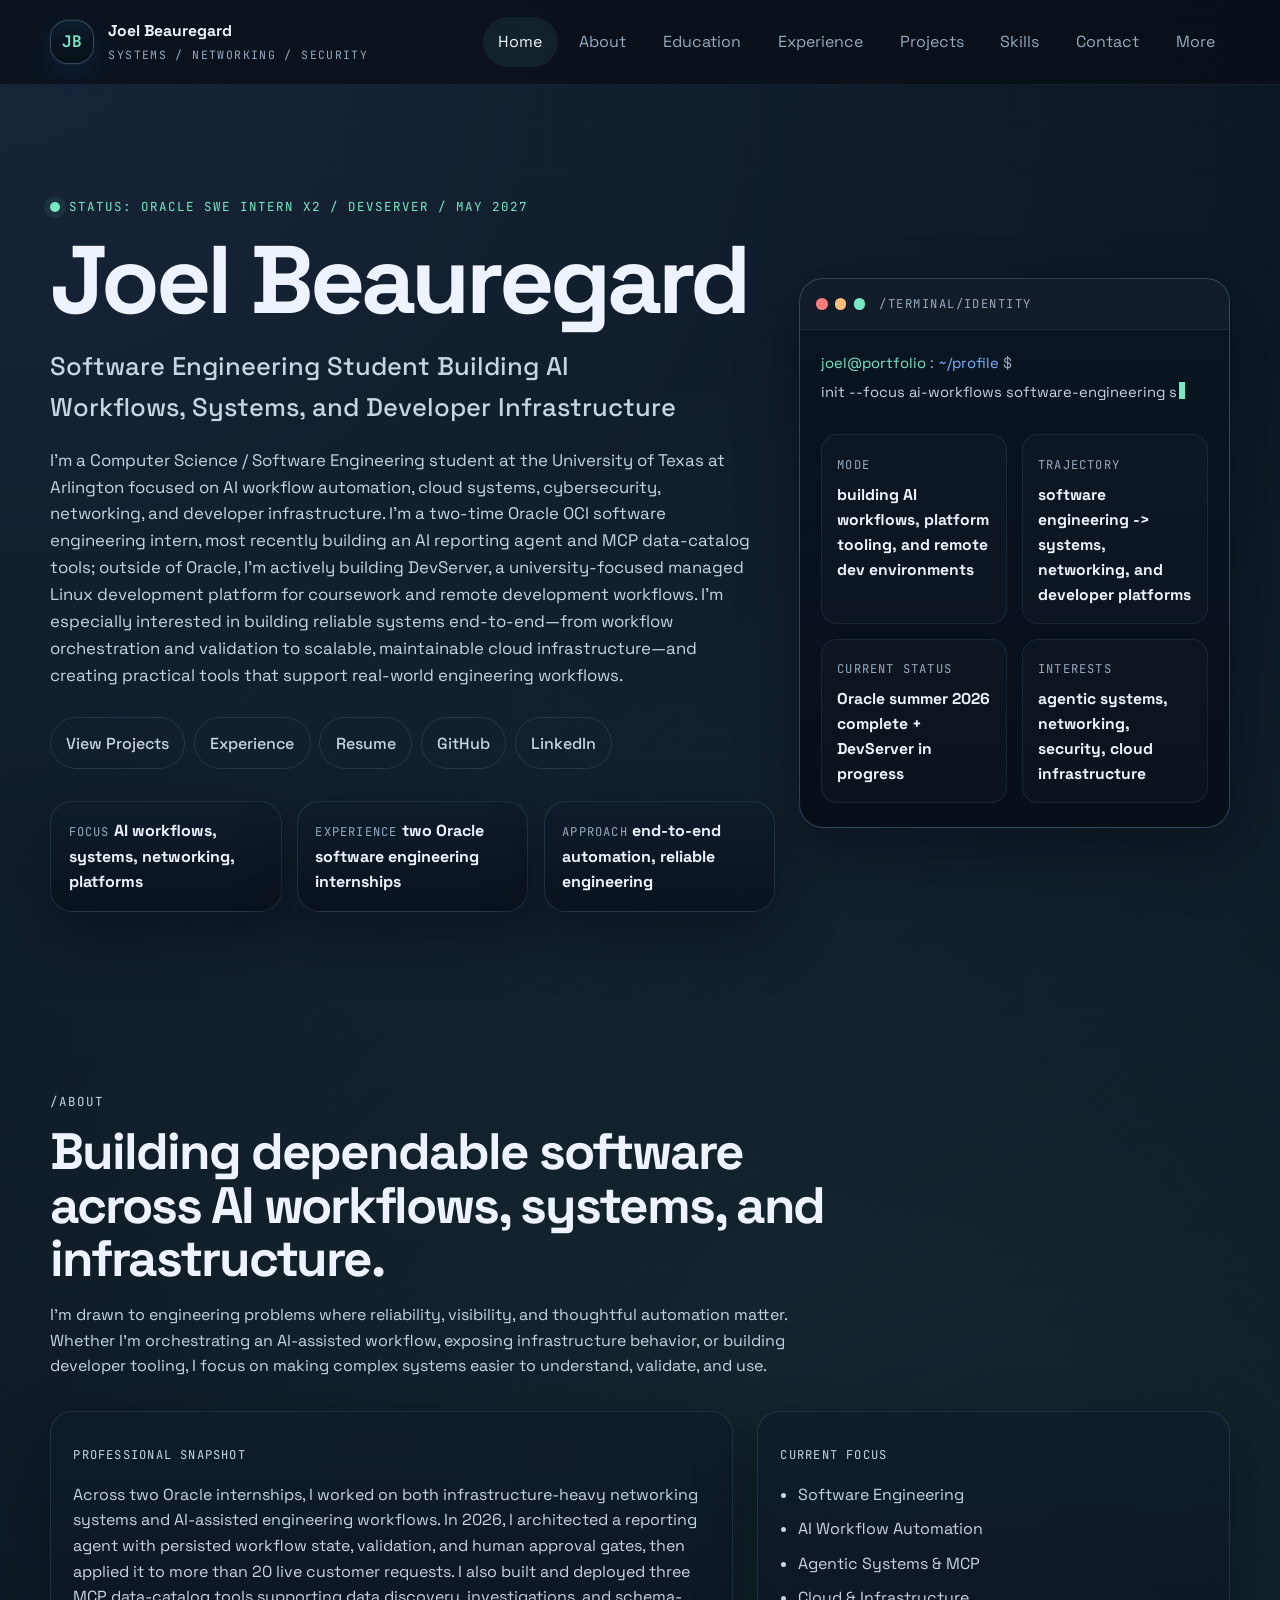
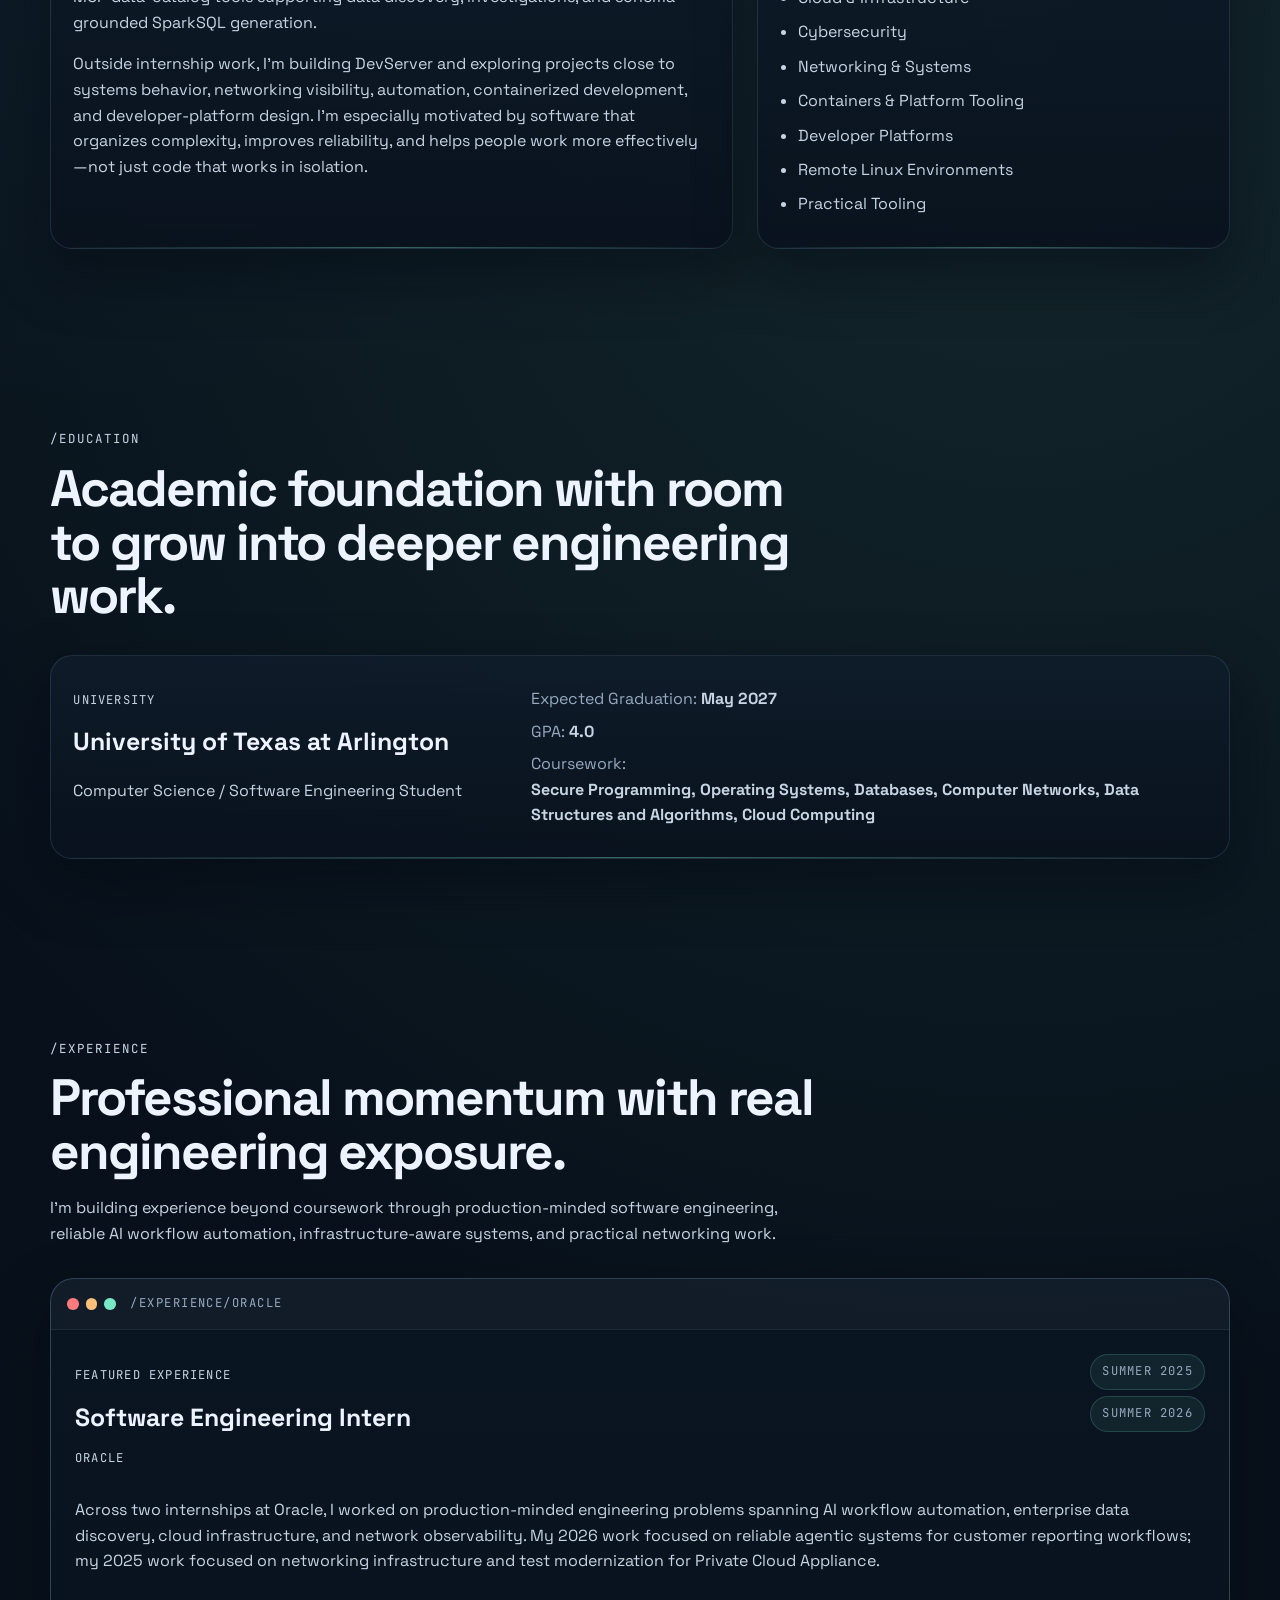
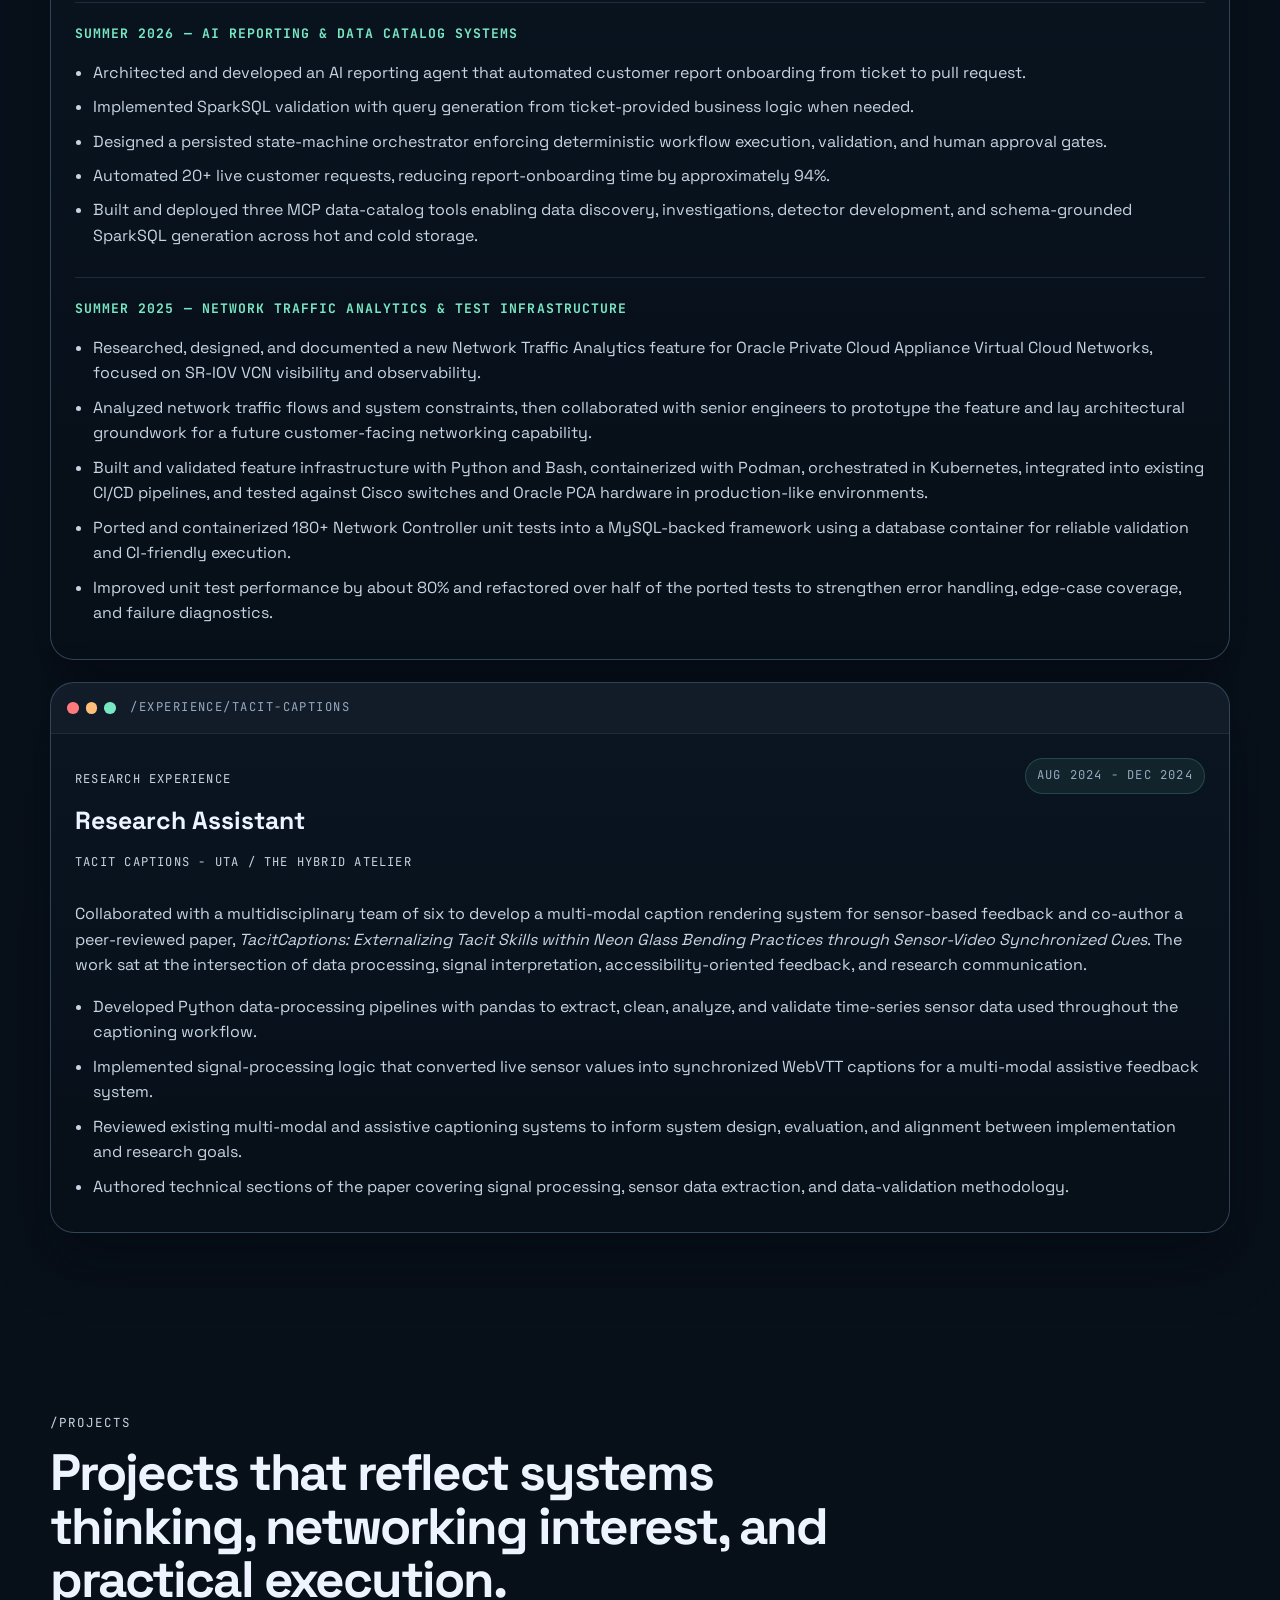
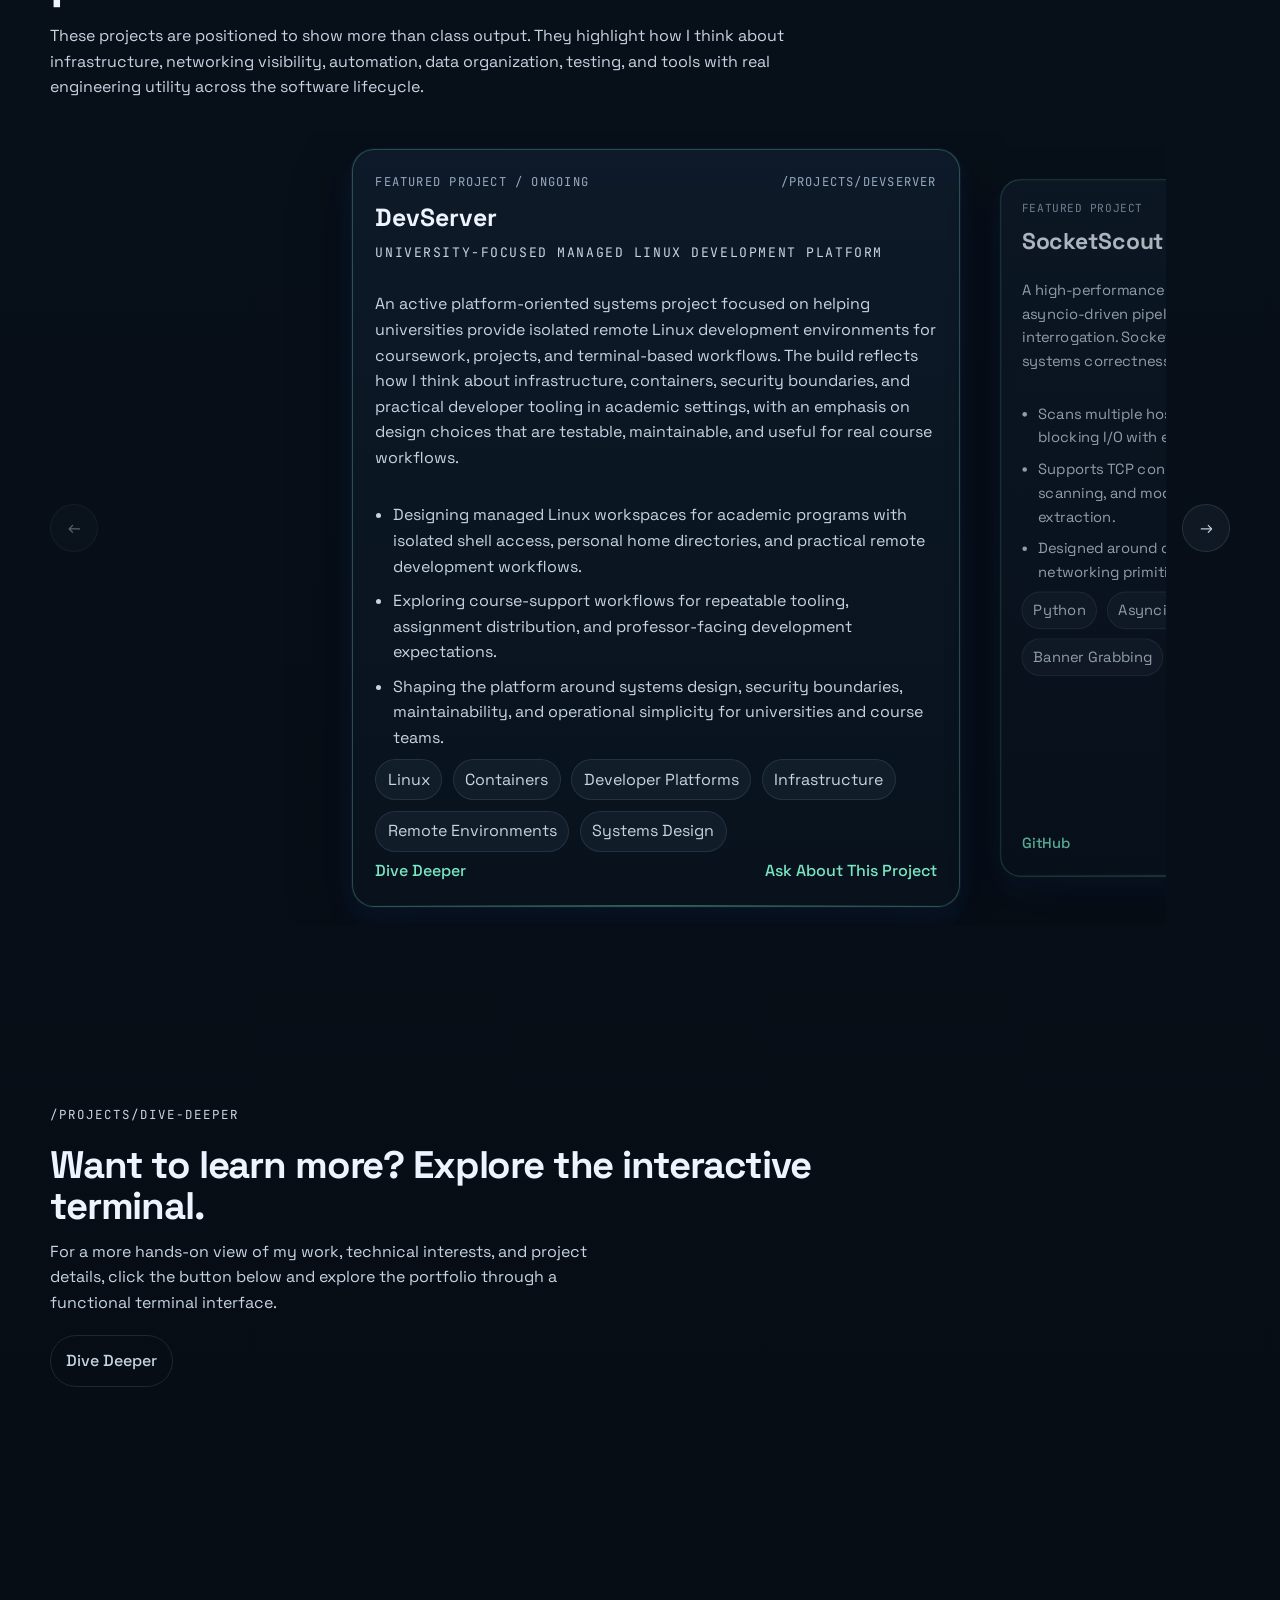
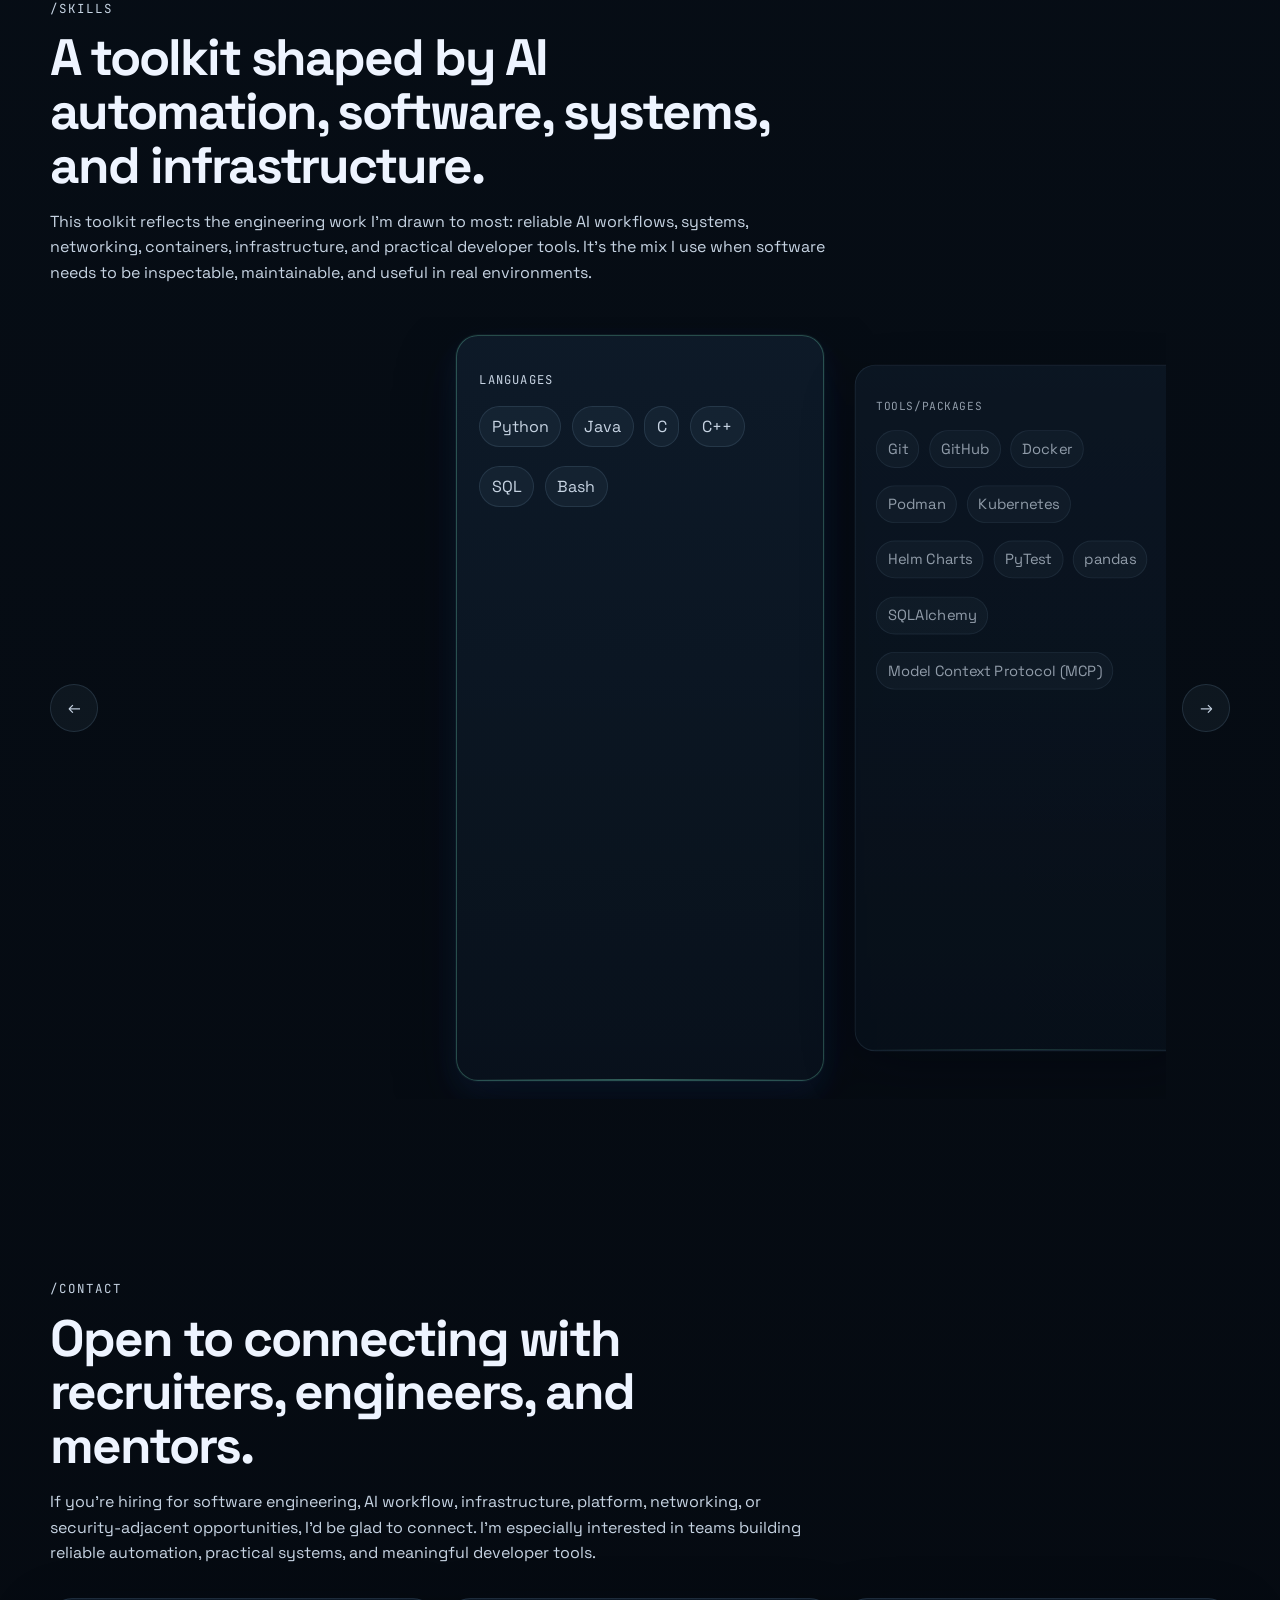
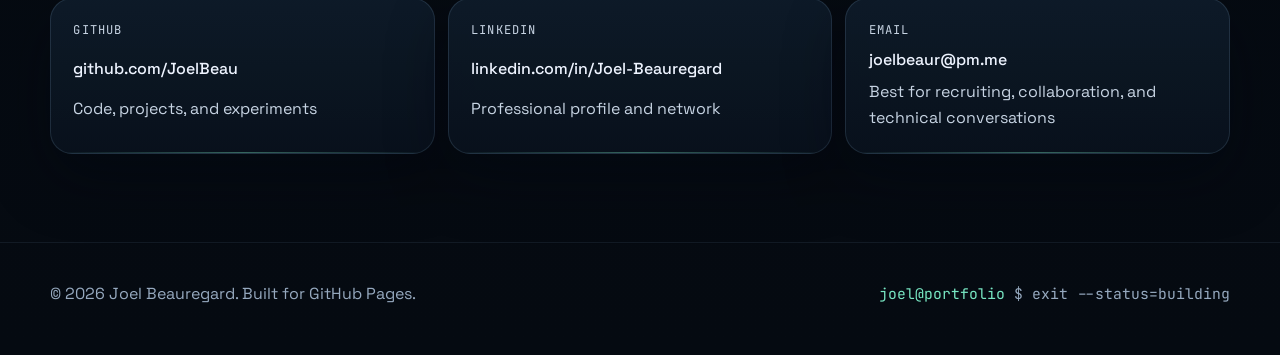
<file: index.html>
<!DOCTYPE html>
<html lang="en">
<head>
  <meta charset="UTF-8">
  <meta name="viewport" content="width=device-width, initial-scale=1.0">
  <meta
    name="description"
    content="Joel Beauregard is a Computer Science and Software Engineering student at the University of Texas at Arlington and a two-time Oracle software engineering intern focused on AI workflow automation, systems, cloud infrastructure, cybersecurity, and networking."
  >
  <title>Joel Beauregard | Systems &amp; Software Engineering Portfolio</title>
  <link rel="preconnect" href="https://fonts.googleapis.com">
  <link rel="preconnect" href="https://fonts.gstatic.com" crossorigin>
  <link
    href="https://fonts.googleapis.com/css2?family=Space+Grotesk:wght@400;500;700&family=JetBrains+Mono:wght@400;500;700&display=swap"
    rel="stylesheet"
  >
  <meta property="og:title" content="Joel Beauregard | Software Engineering Portfolio">
  <meta property="og:image" content="https://joelbeau.github.io/assets/preview.png">
  <meta property="og:url" content="https://joelbeau.github.io">
  <meta property="og:type" content="website">
  <link rel="stylesheet" href="styles.css?v=20260820a">
</head>
<body>
  <div class="page-shell">
    <header class="site-header" id="top">
      <nav class="nav container" aria-label="Primary">
        <a class="brand" href="index.html" aria-label="Joel Beauregard home">
          <span class="brand-mark">JB</span>
          <span class="brand-text">
            <strong>Joel Beauregard</strong>
            <span>systems / networking / security</span>
          </span>
        </a>

        <button
          class="nav-toggle"
          type="button"
          aria-expanded="false"
          aria-controls="nav-menu"
          aria-label="Toggle navigation"
        >
          <span></span>
          <span></span>
          <span></span>
        </button>

        <div class="nav-menu" id="nav-menu">
          <a href="index.html">Home</a>
          <a href="index.html#about">About</a>
          <a href="index.html#education">Education</a>
          <a href="index.html#experience">Experience</a>
          <a href="index.html#projects">Projects</a>
          <a href="index.html#skills">Skills</a>
          <a href="index.html#contact">Contact</a>
          <details class="nav-dropdown">
            <summary>More</summary>
            <div class="nav-dropdown-menu">
              <a href="projects/devserver/">DevServer</a>
              <a href="dive-deeper.html">Dive Deeper</a>
            </div>
          </details>
        </div>
      </nav>
    </header>

    <main>
      <!-- Update links and resume target in this hero section first before publishing. -->
      <section class="hero section" aria-labelledby="hero-title">
        <div class="container hero-grid hero-grid-home">
          <div class="hero-copy">
            <p class="section-kicker">
              <span class="status-dot"></span>
              status: oracle swe intern x2 / devserver / may 2027
            </p>
            <h1 id="hero-title">Joel Beauregard</h1>
            <p class="hero-headline">
              Software Engineering Student Building AI Workflows, Systems, and Developer Infrastructure
            </p>
            <p class="hero-summary">
              I’m a Computer Science / Software Engineering student at the University of Texas at Arlington focused on AI workflow automation, cloud systems, cybersecurity, networking, and developer infrastructure.
              I’m a two-time Oracle OCI software engineering intern, most recently building an AI reporting agent and MCP data-catalog tools; outside of Oracle, I’m actively building DevServer, a university-focused managed Linux development platform for coursework and remote development workflows.
              I’m especially interested in building reliable systems end-to-end—from workflow orchestration and validation to scalable, maintainable cloud infrastructure—and creating practical tools that support real-world engineering workflows.
            </p>

            <div class="hero-cta">
              <a class="button button-primary" href="index.html#projects">View Projects</a>
              <a class="button button-secondary" href="index.html#experience">Experience</a>
              <a class="button button-secondary" href="assets/resume.pdf">Resume</a>
              <a class="button button-ghost" href="https://github.com/JoelBeau" target="_blank" rel="noreferrer">GitHub</a>
              <a class="button button-ghost" href="https://www.linkedin.com/in/joel-beauregard-b74b54315" target="_blank" rel="noreferrer">LinkedIn</a>
            </div>

            <ul class="hero-metrics" aria-label="Highlights">
              <li>
                <span class="metric-label">focus</span>
                <strong>AI workflows, systems, networking, platforms</strong>
              </li>
              <li>
                <span class="metric-label">experience</span>
                <strong>two Oracle software engineering internships</strong>
              </li>
              <li>
                <span class="metric-label">approach</span>
                <strong>end-to-end automation, reliable engineering</strong>
              </li>
            </ul>
          </div>

          <aside class="terminal-panel hero-panel" aria-label="Intro terminal panel">
            <div class="panel-header">
              <span class="panel-dot panel-dot-red"></span>
              <span class="panel-dot panel-dot-amber"></span>
              <span class="panel-dot panel-dot-green"></span>
              <span class="panel-title">/terminal/identity</span>
            </div>
            <div class="panel-body">
              <p class="prompt-line">
                <span class="prompt-user">joel@portfolio</span>
                <span class="prompt-divider">:</span>
                <span class="prompt-path">~/profile</span>
                <span class="prompt-symbol">$</span>
              </p>
              <p class="typed-line">
                <span id="typed-text"></span><span class="cursor" aria-hidden="true"></span>
              </p>

              <div class="status-grid">
                <article>
                  <span class="mini-label">mode</span>
                  <strong>building AI workflows, platform tooling, and remote dev environments</strong>
                </article>
                <article>
                  <span class="mini-label">trajectory</span>
                  <strong>software engineering -> systems, networking, and developer platforms</strong>
                </article>
                <article>
                  <span class="mini-label">current status</span>
                  <strong>Oracle summer 2026 complete + DevServer in progress</strong>
                </article>
                <article>
                  <span class="mini-label">interests</span>
                  <strong>agentic systems, networking, security, cloud infrastructure</strong>
                </article>
              </div>
            </div>
          </aside>
        </div>
      </section>

      <section class="section" id="about" aria-labelledby="about-title">
        <div class="container">
          <div class="section-heading">
            <p class="section-label">/about</p>
            <h2 id="about-title">Building dependable software across AI workflows, systems, and infrastructure.</h2>
            <p>
              I’m drawn to engineering problems where reliability, visibility, and thoughtful automation matter. Whether I’m orchestrating an AI-assisted workflow, exposing infrastructure behavior, or building developer tooling, I focus on making complex systems easier to understand, validate, and use.
            </p>
          </div>

          <div class="about-grid">
            <article class="surface-card reveal">
              <p class="card-label">Professional Snapshot</p>
              <p>
                Across two Oracle internships, I worked on both infrastructure-heavy networking systems and AI-assisted engineering workflows. In 2026, I architected a reporting agent with persisted workflow state, validation, and human approval gates, then applied it to more than 20 live customer requests. I also built and deployed three MCP data-catalog tools supporting data discovery, investigations, and schema-grounded SparkSQL generation.
              </p>
              <p>
                Outside internship work, I’m building DevServer and exploring projects close to systems behavior, networking visibility, automation, containerized development, and developer-platform design. I’m especially motivated by software that organizes complexity, improves reliability, and helps people work more effectively—not just code that works in isolation.
              </p>
            </article>

            <article class="surface-card reveal">
              <p class="card-label">Current Focus</p>
              <ul class="focus-list">
                <li>Software Engineering</li>
                <li>AI Workflow Automation</li>
                <li>Agentic Systems &amp; MCP</li>
                <li>Cloud &amp; Infrastructure</li>
                <li>Cybersecurity</li>
                <li>Networking &amp; Systems</li>
                <li>Containers &amp; Platform Tooling</li>
                <li>Developer Platforms</li>
                <li>Remote Linux Environments</li>
                <li>Practical Tooling</li>
              </ul>
            </article>
          </div>
        </div>
      </section>

            <section class="section" id="education" aria-labelledby="education-title">
        <div class="container">
          <div class="section-heading">
            <p class="section-label">/education</p>
            <h2 id="education-title">Academic foundation with room to grow into deeper engineering work.</h2>
          </div>

          <article class="surface-card education-card reveal">
            <div>
              <p class="card-label">University</p>
              <h3>University of Texas at Arlington</h3>
              <p>Computer Science / Software Engineering Student</p>
            </div>
            <div class="education-meta">
              <p><span>Expected Graduation:</span> <strong>May 2027</strong></p>
              <p><span>GPA:</span> <strong>4.0</strong></p>
              <p class="education-coursework"><span>Coursework:</span> <strong>Secure Programming, Operating Systems, Databases, Computer Networks, Data Structures and Algorithms, Cloud Computing</strong></p>
            </div>
          </article>
        </div>
      </section>

      <section class="section" id="experience" aria-labelledby="experience-title">
        <div class="container">
          <div class="section-heading">
            <p class="section-label">/experience</p>
            <h2 id="experience-title">Professional momentum with real engineering exposure.</h2>
            <p>
              I’m building experience beyond coursework through production-minded software engineering, reliable AI workflow automation, infrastructure-aware systems, and practical networking work.
            </p>
          </div>

          <div class="experience-stack">
            <article class="terminal-panel experience-feature reveal">
              <div class="panel-header">
                <span class="panel-dot panel-dot-red"></span>
                <span class="panel-dot panel-dot-amber"></span>
                <span class="panel-dot panel-dot-green"></span>
                <span class="panel-title">/experience/oracle</span>
              </div>
              <div class="panel-body">
                <div class="experience-meta">
                  <div>
                    <p class="card-label">Featured Experience</p>
                    <h3>Software Engineering Intern</h3>
                    <p class="role-org">Oracle</p>
                  </div>
                  <div class="timeline-badge">
                    <span>Summer 2025</span>
                    <span>Summer 2026</span>
                  </div>
                </div>

                <p>
                  Across two internships at Oracle, I worked on production-minded engineering problems spanning AI workflow automation, enterprise data discovery, cloud infrastructure, and network observability. My 2026 work focused on reliable agentic systems for customer reporting workflows; my 2025 work focused on networking infrastructure and test modernization for Private Cloud Appliance.
                </p>

                <p class="experience-period-label">Summer 2026 — AI Reporting &amp; Data Catalog Systems</p>
                <ul class="experience-points">
                  <li>Architected and developed an AI reporting agent that automated customer report onboarding from ticket to pull request.</li>
                  <li>Implemented SparkSQL validation with query generation from ticket-provided business logic when needed.</li>
                  <li>Designed a persisted state-machine orchestrator enforcing deterministic workflow execution, validation, and human approval gates.</li>
                  <li>Automated 20+ live customer requests, reducing report-onboarding time by approximately 94%.</li>
                  <li>Built and deployed three MCP data-catalog tools enabling data discovery, investigations, detector development, and schema-grounded SparkSQL generation across hot and cold storage.</li>
                </ul>

                <p class="experience-period-label">Summer 2025 — Network Traffic Analytics &amp; Test Infrastructure</p>
                <ul class="experience-points">
                  <li>Researched, designed, and documented a new Network Traffic Analytics feature for Oracle Private Cloud Appliance Virtual Cloud Networks, focused on SR-IOV VCN visibility and observability.</li>
                  <li>Analyzed network traffic flows and system constraints, then collaborated with senior engineers to prototype the feature and lay architectural groundwork for a future customer-facing networking capability.</li>
                  <li>Built and validated feature infrastructure with Python and Bash, containerized with Podman, orchestrated in Kubernetes, integrated into existing CI/CD pipelines, and tested against Cisco switches and Oracle PCA hardware in production-like environments.</li>
                  <li>Ported and containerized 180+ Network Controller unit tests into a MySQL-backed framework using a database container for reliable validation and CI-friendly execution.</li>
                  <li>Improved unit test performance by about 80% and refactored over half of the ported tests to strengthen error handling, edge-case coverage, and failure diagnostics.</li>
                </ul>
              </div>
            </article>

            <article class="terminal-panel experience-feature reveal">
              <div class="panel-header">
                <span class="panel-dot panel-dot-red"></span>
                <span class="panel-dot panel-dot-amber"></span>
                <span class="panel-dot panel-dot-green"></span>
                <span class="panel-title">/experience/tacit-captions</span>
              </div>
              <div class="panel-body">
                <div class="experience-meta">
                  <div>
                    <p class="card-label">Research Experience</p>
                    <h3>Research Assistant</h3>
                    <p class="role-org">Tacit Captions - UTA / The Hybrid Atelier</p>
                  </div>
                  <div class="timeline-badge">
                    <span>Aug 2024 - Dec 2024</span>
                  </div>
                </div>

                <p>
                  Collaborated with a multidisciplinary team of six to develop a multi-modal caption rendering system for sensor-based feedback and co-author a peer-reviewed paper, <em>TacitCaptions: Externalizing Tacit Skills within Neon Glass Bending Practices through Sensor-Video Synchronized Cues</em>. The work sat at the intersection of data processing, signal interpretation, accessibility-oriented feedback, and research communication.
                </p>

                <ul class="experience-points">
                  <li>Developed Python data-processing pipelines with pandas to extract, clean, analyze, and validate time-series sensor data used throughout the captioning workflow.</li>
                  <li>Implemented signal-processing logic that converted live sensor values into synchronized WebVTT captions for a multi-modal assistive feedback system.</li>
                  <li>Reviewed existing multi-modal and assistive captioning systems to inform system design, evaluation, and alignment between implementation and research goals.</li>
                  <li>Authored technical sections of the paper covering signal processing, sensor data extraction, and data-validation methodology.</li>
                </ul>
              </div>
            </article>
          </div>
        </div>
      </section>

      <section class="section" id="projects" aria-labelledby="projects-title">
        <div class="container">
          <div class="section-heading">
            <p class="section-label">/projects</p>
            <h2 id="projects-title">Projects that reflect systems thinking, networking interest, and practical execution.</h2>
            <p>
              These projects are positioned to show more than class output. They highlight how I think about infrastructure, networking visibility, automation, data organization, testing, and tools with real engineering utility across the software lifecycle.
            </p>
          </div>

          <div class="project-carousel reveal">
            <button class="project-nav project-nav-prev" type="button" aria-label="Previous project">
              <span aria-hidden="true">&larr;</span>
            </button>
            <div class="project-track" id="project-track" tabindex="0" aria-label="Projects carousel">
            <!-- Duplicate a project card below when you want to add future work while keeping the same visual system. -->
            <article class="project-card project-card-featured">
              <div class="project-topline">
                <span class="project-tag">featured project / ongoing</span>
                <span class="project-path">/projects/devserver</span>
              </div>
              <h3>DevServer</h3>
              <p class="project-subtitle">University-Focused Managed Linux Development Platform</p>
              <p>
                An active platform-oriented systems project focused on helping universities provide isolated remote Linux development environments for coursework, projects, and terminal-based workflows. The build reflects how I think about infrastructure, containers, security boundaries, and practical developer tooling in academic settings, with an emphasis on design choices that are testable, maintainable, and useful for real course workflows.
              </p>
              <ul class="project-points">
                <li>Designing managed Linux workspaces for academic programs with isolated shell access, personal home directories, and practical remote development workflows.</li>
                <li>Exploring course-support workflows for repeatable tooling, assignment distribution, and professor-facing development expectations.</li>
                <li>Shaping the platform around systems design, security boundaries, maintainability, and operational simplicity for universities and course teams.</li>
              </ul>
              <div class="tech-tags" aria-label="DevServer technologies">
                <span>Linux</span>
                <span>Containers</span>
                <span>Developer Platforms</span>
                <span>Infrastructure</span>
                <span>Remote Environments</span>
                <span>Systems Design</span>
              </div>
              <div class="project-links">
                <a href="projects/devserver/">Dive Deeper</a>
                <a href="projects/devserver/">Ask About This Project</a>
              </div>
            </article>

            <article class="project-card project-card-featured">
              <div class="project-topline">
                <span class="project-tag">featured project</span>
                <span class="project-path">/projects/socketscout</span>
              </div>
              <h3>SocketScout</h3>
              <p>
                A high-performance concurrent port scanner built in Python with an asyncio-driven pipeline, per-host isolation, and modular service interrogation. SocketScout reflects my interest in networking internals, systems correctness, and practical security tooling.
              </p>
              <ul class="project-points">
                <li>Scans multiple hosts and large port ranges concurrently using non-blocking I/O with explicit per-host state isolation.</li>
                <li>Supports TCP connect scanning by default, optional SYN-based scanning, and modular banner grabbing for service metadata extraction.</li>
                <li>Designed around clean separation between scan orchestration, networking primitives, validation, and output formatting.</li>
              </ul>
              <div class="tech-tags" aria-label="SocketScout technologies">
                <span>Python</span>
                <span>Asyncio</span>
                <span>Networking</span>
                <span>Port Scanning</span>
                <span>Banner Grabbing</span>
              </div>
              <div class="project-links">
                <a href="https://github.com/JoelBeau/socketscout" target="_blank" rel="noreferrer">GitHub</a>
                <a href="#contact">Ask About This Project</a>
              </div>
            </article>

            <article class="project-card">
              <div class="project-topline">
                <span class="project-tag">featured project</span>
                <span class="project-path">/projects/thermodynamics-database</span>
              </div>
              <h3>Thermodynamics Database</h3>
              <p>
                A practical database and scripting project built around storing and querying thermodynamic table values. The project combines structured data design, automation, and command-line workflow thinking in a Linux environment.
              </p>
              <ul class="project-points">
                <li>Built a MySQL-backed database for thermodynamic tables and values with SQL scripts and repeatable setup logic.</li>
                <li>Used CSV ingestion, parsing, Bash automation, and Python-based lookup tooling to support efficient retrieval workflows.</li>
                <li>Demonstrates applied data organization, scripting, installation automation, and practical system-oriented project design.</li>
              </ul>
              <div class="tech-tags" aria-label="Thermodynamics Database technologies">
                <span>MySQL</span>
                <span>SQL</span>
                <span>Python</span>
                <span>Bash</span>
                <span>Linux</span>
                <span>CSV Processing</span>
              </div>
              <div class="project-links">
                <a href="https://github.com/JoelBeau/thermo-database" target="_blank" rel="noreferrer">GitHub</a>
                <a href="#contact">Ask About This Project</a>
              </div>
            </article>

            <article class="project-card project-card-placeholder">
              <div class="project-topline">
                <span class="project-tag">research project</span>
                <span class="project-path">/projects/multi-modal-sensor-captioning</span>
              </div>
              <h3>Multi-Modal Sensor Captioning System</h3>
              <p>
                A research-driven caption rendering system built to externalize tacit skills through synchronized sensor-video cues. The project combined sensor data processing, caption generation, and validation against live input within a multi-modal feedback environment.
              </p>
              <ul class="project-points">
                <li>Built Python and pandas-based scripts to extract, clean, analyze, and validate time-series sensor data for the captioning pipeline.</li>
                <li>Implemented caption-generation logic to detect sensor-state changes and map them into synchronized WebVTT caption events.</li>
                <li>Contributed to system design decisions by validating data pipelines against live sensor behavior and aligning the implementation with the associated research paper.</li>
              </ul>
              <div class="tech-tags" aria-label="Multi-Modal Sensor Captioning System technologies">
                <span>Python</span>
                <span>Pandas</span>
                <span>Data Pipelines</span>
                <span>WebVTT</span>
                <span>Research Systems</span>
              </div>
              <div class="project-links">
                <a href="#experience">Related Experience</a>
                <a href="#contact">Ask About This Project</a>
              </div>
            </article>
            </div>
            <button class="project-nav project-nav-next" type="button" aria-label="Next project">
              <span aria-hidden="true">&rarr;</span>
            </button>
          </div>
        </div>
      </section>

      <section class="section" id="explore" aria-labelledby="explore-title">
        <div class="container">
          <div class="section-heading explore-copy reveal">
            <p class="section-label">/projects/dive-deeper</p>
            <h2 id="explore-title">Want to learn more? Explore the interactive terminal.</h2>
            <p>
              For a more hands-on view of my work, technical interests, and project details, click the button below and explore the portfolio through a functional terminal interface.
            </p>
            <div class="explore-actions">
              <a class="button button-ghost" href="dive-deeper.html">Dive Deeper</a>
            </div>
          </div>
        </div>
      </section>

      <section class="section" id="skills" aria-labelledby="skills-title">
        <div class="container">
          <div class="section-heading">
            <p class="section-label">/skills</p>
            <h2 id="skills-title">A toolkit shaped by AI automation, software, systems, and infrastructure.</h2>
            <p>
              This toolkit reflects the engineering work I’m drawn to most: reliable AI workflows, systems, networking, containers, infrastructure, and practical developer tools. It’s the mix I use when software needs to be inspectable, maintainable, and useful in real environments.
            </p>
          </div>

          <div class="skills-carousel reveal">
            <button class="skills-nav skills-nav-prev" type="button" aria-label="Previous skill group">
              <span aria-hidden="true">&larr;</span>
            </button>
            <div class="skills-track" id="skills-track" tabindex="0" aria-label="Skills carousel">
              <article class="surface-card skills-card">
                <p class="card-label">Languages</p>
                <ul class="pill-list">
                  <li>Python</li>
                  <li>Java</li>
                  <li>C</li>
                  <li>C++</li>
                  <li>SQL</li>
                  <li>Bash</li>
                </ul>
              </article>
              <article class="surface-card skills-card">
                <p class="card-label">Tools/Packages</p>
                <ul class="pill-list">
                  <li>Git</li>
                  <li>GitHub</li>
                  <li>Docker</li>
                  <li>Podman</li>
                  <li>Kubernetes</li>
                  <li>Helm Charts</li>
                  <li>PyTest</li>
                  <li>pandas</li>
                  <li>SQLAlchemy</li>
                  <li>Model Context Protocol (MCP)</li>
                </ul>
              </article>
              <article class="surface-card skills-card">
                <p class="card-label">Databases</p>
                <ul class="pill-list">
                  <li>MySQL</li>
                  <li>SparkSQL</li>
                  <li>Relational Modeling</li>
                </ul>
              </article>
              <article class="surface-card skills-card">
                <p class="card-label">Systems / Platforms</p>
                <ul class="pill-list">
                  <li>Debian/Ubuntu</li>
                  <li>Linux</li>
                  <li>Windows</li>
                  <li>VMs</li>
                  <li>macOS</li>
                  <li>OCI</li>
                  <li>Oracle PCA</li>
                  <li>VCNs</li>
                  <li>Cisco Switches</li>
                </ul>
              </article>
              <article class="surface-card skills-card">
                <p class="card-label">Concepts</p>
                <ul class="pill-list">
                  <li>Cloud/Infrastructure</li>
                  <li>AI Agentic Workflows</li>
                  <li>Workflow Orchestration</li>
                  <li>State Machines</li>
                  <li>Systems Programming</li>
                  <li>Containerization</li>
                  <li>Computer Virtualization</li>
                  <li>Cybersecurity</li>
                  <li>Object Oriented Programming</li>
                  <li>Data Structures &amp; Algorithms</li>
                  <li>Scripting &amp; Automation</li>
                </ul>
              </article>
            </div>
            <button class="skills-nav skills-nav-next" type="button" aria-label="Next skill group">
              <span aria-hidden="true">&rarr;</span>
            </button>
          </div>
        </div>
      </section>

      <section class="section" id="contact" aria-labelledby="contact-title">
        <div class="container">
          <div class="section-heading">
            <p class="section-label">/contact</p>
            <h2 id="contact-title">Open to connecting with recruiters, engineers, and mentors.</h2>
            <p>
              If you’re hiring for software engineering, AI workflow, infrastructure, platform, networking, or security-adjacent opportunities, I’d be glad to connect. I’m especially interested in teams building reliable automation, practical systems, and meaningful developer tools.
            </p>
          </div>

          <div class="contact-grid">
            <a class="contact-card reveal" href="https://github.com/JoelBeau" target="_blank" rel="noreferrer">
              <span class="card-label">GitHub</span>
              <strong>github.com/JoelBeau</strong>
              <span>Code, projects, and experiments</span>
            </a>
            <a class="contact-card reveal" href="https://www.linkedin.com/in/Joel-Beauregard-b74b54315" target="_blank" rel="noreferrer">
              <span class="card-label">LinkedIn</span>
              <strong>linkedin.com/in/Joel-Beauregard</strong>
              <span>Professional profile and network</span>
            </a>
            <a class="contact-card reveal" href="mailto:joelbeaur@pm.me">
              <span class="card-label">Email</span>
              <strong>joelbeaur@pm.me</strong>
              <span>Best for recruiting, collaboration, and technical conversations</span>
            </a>
          </div>
        </div>
      </section>
    </main>

    <footer class="site-footer">
      <div class="container footer-content">
        <p>&copy; <span id="year"></span> Joel Beauregard. Built for GitHub Pages.</p>
        <p class="footer-accent">
          <span class="prompt-user">joel@portfolio</span>
          <span class="prompt-symbol">$</span>
          <span>exit --status=building</span>
        </p>
      </div>
    </footer>
  </div>

  <script src="script.js?v=20260820a"></script>
</body>
</html>
</file>
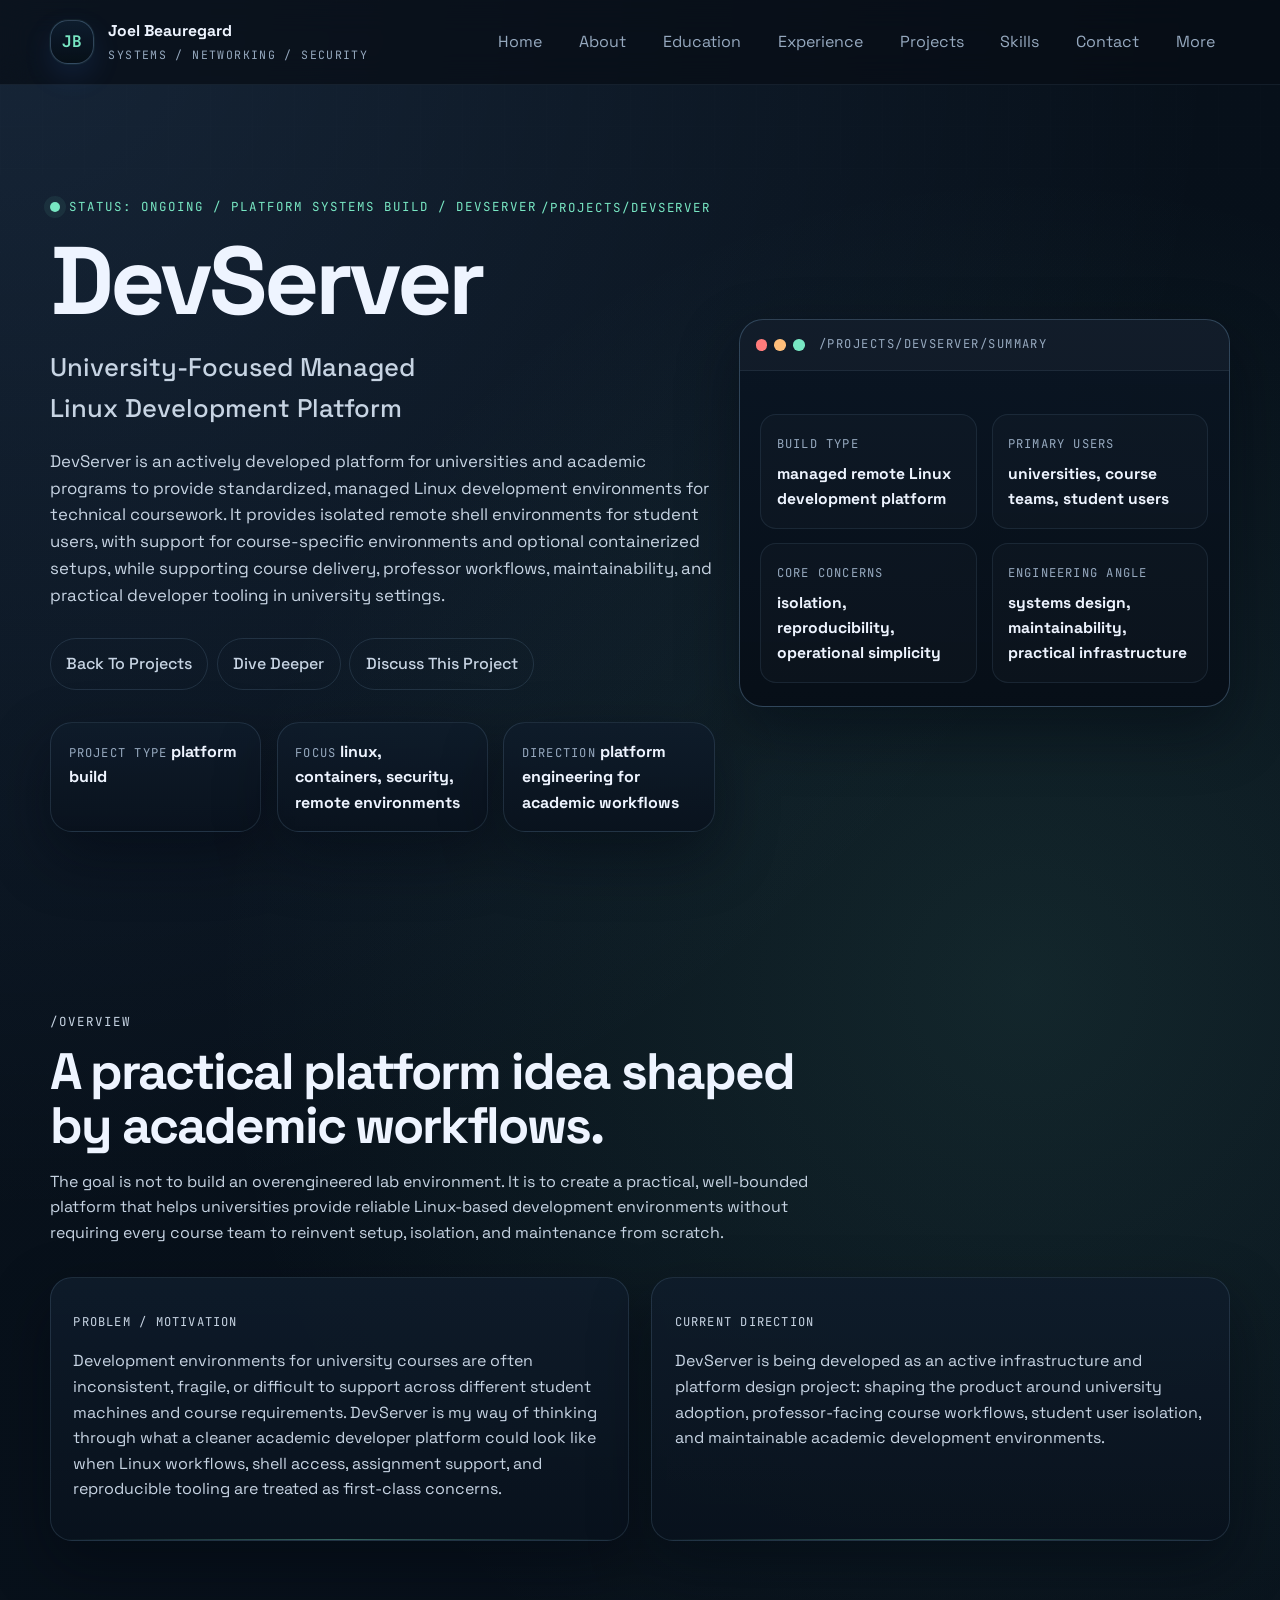
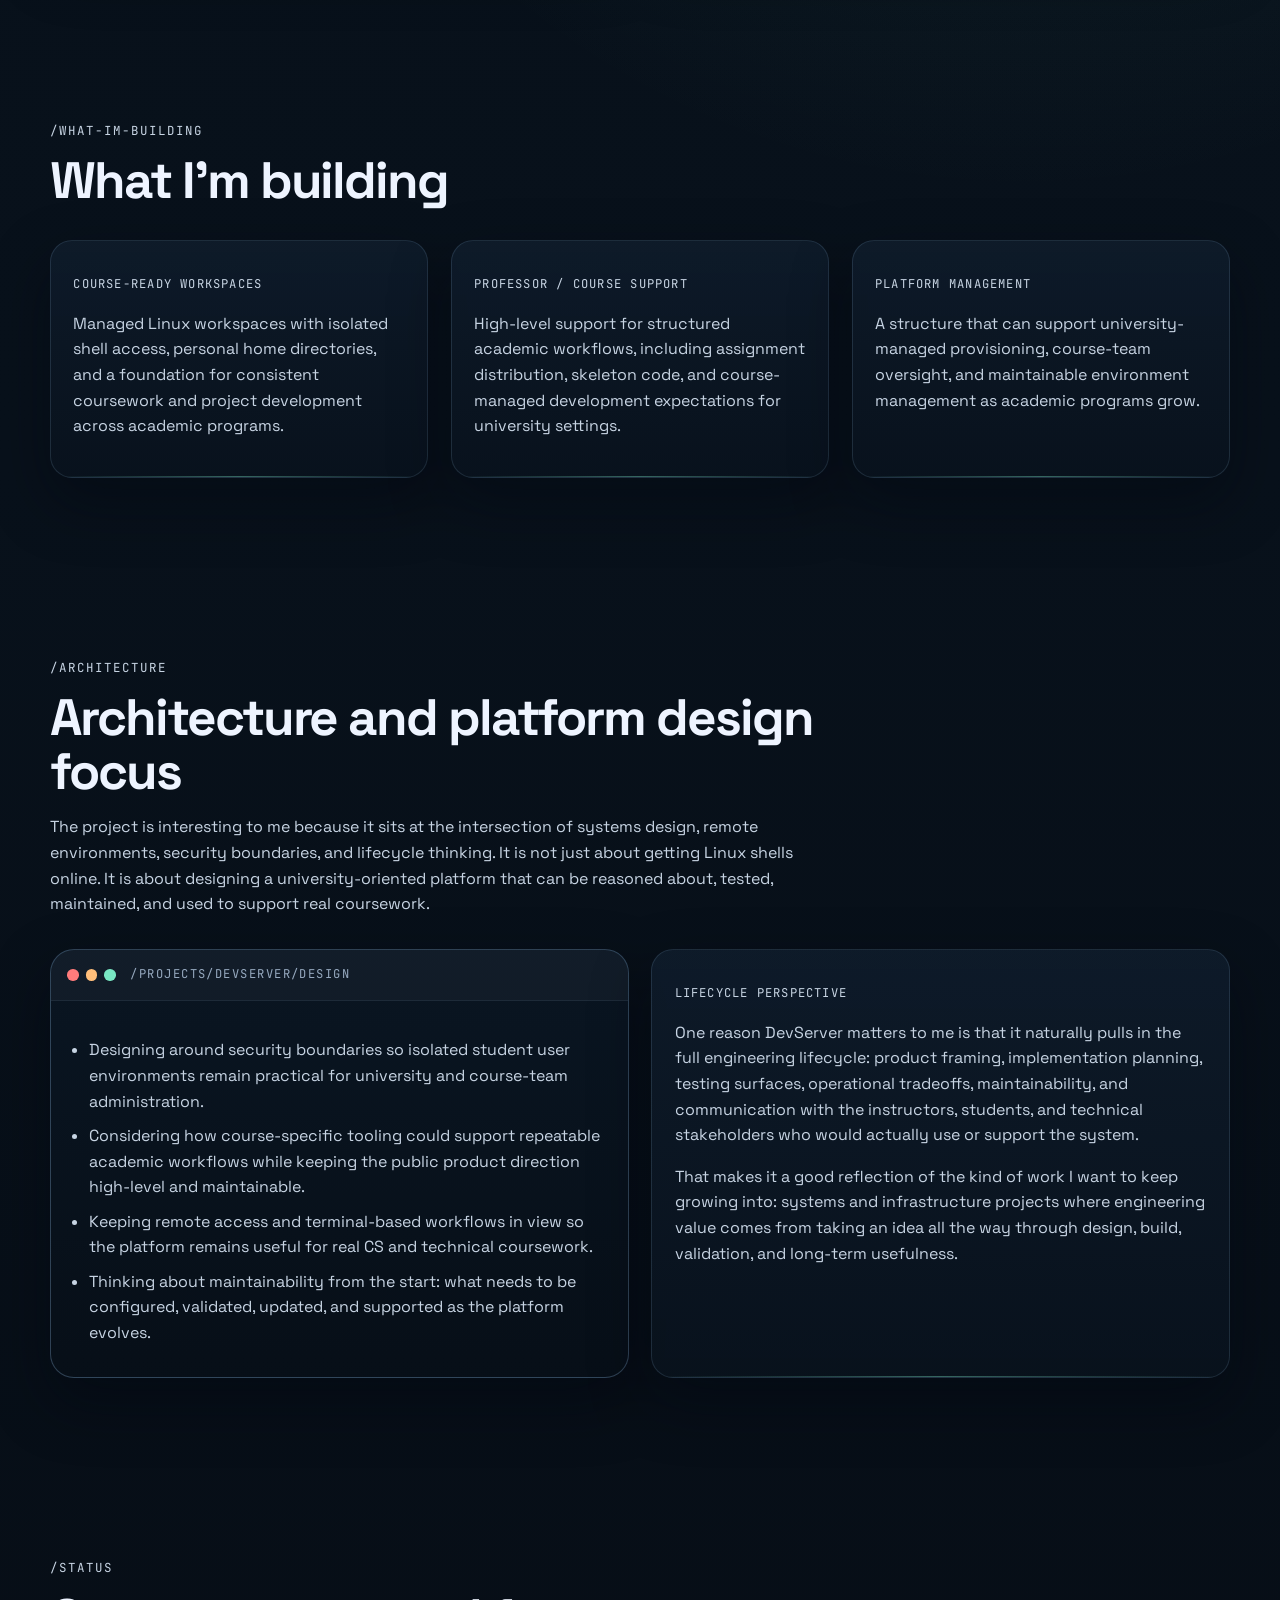
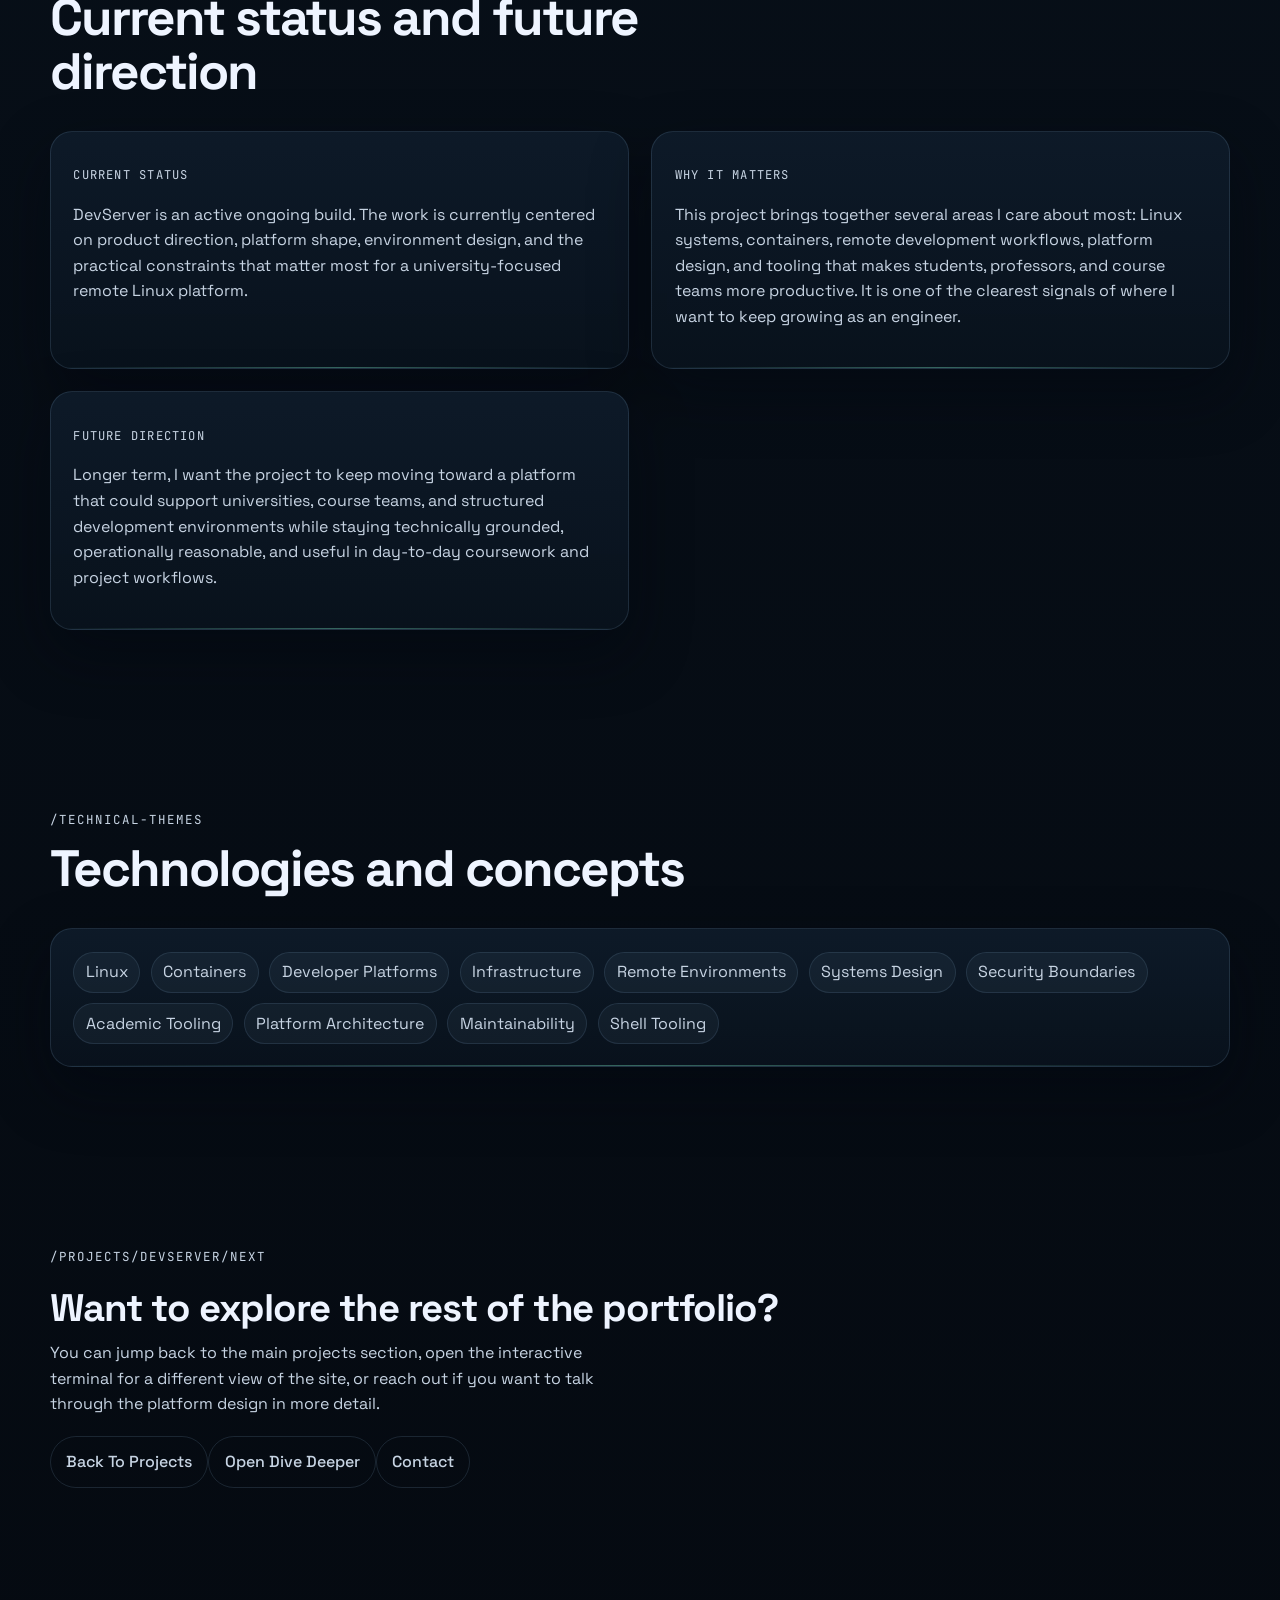
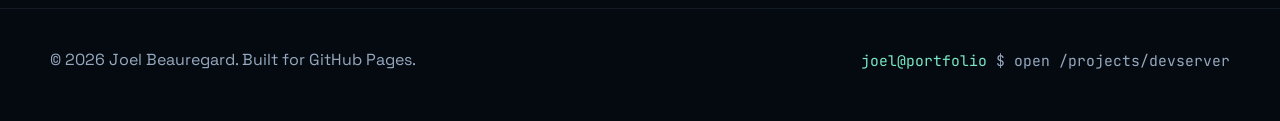
<file: projects/devserver/index.html>
<!DOCTYPE html>
<html lang="en">
<head>
  <meta charset="UTF-8">
  <meta name="viewport" content="width=device-width, initial-scale=1.0">
  <meta
    name="description"
    content="DevServer is Joel Beauregard's ongoing university-focused managed Linux development environment platform for coursework, academic programs, and professor-supported development workflows."
  >
  <title>Joel Beauregard | DevServer</title>
  <link rel="preconnect" href="https://fonts.googleapis.com">
  <link rel="preconnect" href="https://fonts.gstatic.com" crossorigin>
  <link
    href="https://fonts.googleapis.com/css2?family=Space+Grotesk:wght@400;500;700&family=JetBrains+Mono:wght@400;500;700&display=swap"
    rel="stylesheet"
  >
  <link rel="stylesheet" href="../../styles.css?v=20260318a">
</head>
<body>
  <div class="page-shell">
    <header class="site-header" id="top">
      <nav class="nav container" aria-label="Primary">
        <a class="brand" href="../../index.html" aria-label="Joel Beauregard home">
          <span class="brand-mark">JB</span>
          <span class="brand-text">
            <strong>Joel Beauregard</strong>
            <span>systems / networking / security</span>
          </span>
        </a>

        <button
          class="nav-toggle"
          type="button"
          aria-expanded="false"
          aria-controls="nav-menu"
          aria-label="Toggle navigation"
        >
          <span></span>
          <span></span>
          <span></span>
        </button>

        <div class="nav-menu" id="nav-menu">
          <a href="../../index.html">Home</a>
          <a href="../../index.html#about">About</a>
          <a href="../../index.html#education">Education</a>
          <a href="../../index.html#experience">Experience</a>
          <a href="../../index.html#projects">Projects</a>
          <a href="../../index.html#skills">Skills</a>
          <a href="../../index.html#contact">Contact</a>
          <details class="nav-dropdown">
            <summary>More</summary>
            <div class="nav-dropdown-menu">
              <a class="active" href="./">DevServer</a>
              <a href="../../dive-deeper.html">Dive Deeper</a>
            </div>
          </details>
        </div>
      </nav>
    </header>

    <main>
      <section class="hero section" aria-labelledby="devserver-title">
        <div class="container project-detail-hero">
          <div class="hero-copy">
            <p class="section-kicker">
              <span class="status-dot"></span>
              status: ongoing / platform systems build / devserver
            </p>
            <p class="section-label">/projects/devserver</p>
            <h1 id="devserver-title">DevServer</h1>
            <p class="hero-headline">University-Focused Managed Linux Development Platform</p>
            <p class="hero-summary">
              DevServer is an actively developed platform for universities and academic programs to provide standardized, managed Linux development environments for technical coursework. It provides isolated remote shell environments for student users, with support for course-specific environments and optional containerized setups, while supporting course delivery, professor workflows, maintainability, and practical developer tooling in university settings.
            </p>

            <div class="hero-cta">
              <a class="button button-primary" href="../../index.html#projects">Back To Projects</a>
              <a class="button button-secondary" href="../../dive-deeper.html">Dive Deeper</a>
              <a class="button button-ghost" href="../../index.html#contact">Discuss This Project</a>
            </div>

            <ul class="hero-metrics" aria-label="DevServer highlights">
              <li>
                <span class="metric-label">project type</span>
                <strong>platform build</strong>
              </li>
              <li>
                <span class="metric-label">focus</span>
                <strong>linux, containers, security, remote environments</strong>
              </li>
              <li>
                <span class="metric-label">direction</span>
                <strong>platform engineering for academic workflows</strong>
              </li>
            </ul>
          </div>

          <aside class="terminal-panel hero-panel" aria-label="DevServer summary panel">
            <div class="panel-header">
              <span class="panel-dot panel-dot-red"></span>
              <span class="panel-dot panel-dot-amber"></span>
              <span class="panel-dot panel-dot-green"></span>
              <span class="panel-title">/projects/devserver/summary</span>
            </div>
            <div class="panel-body">
              <div class="status-grid">
                <article>
                  <span class="mini-label">build type</span>
                  <strong>managed remote Linux development platform</strong>
                </article>
                <article>
                  <span class="mini-label">primary users</span>
                  <strong>universities, course teams, student users</strong>
                </article>
                <article>
                  <span class="mini-label">core concerns</span>
                  <strong>isolation, reproducibility, operational simplicity</strong>
                </article>
                <article>
                  <span class="mini-label">engineering angle</span>
                  <strong>systems design, maintainability, practical infrastructure</strong>
                </article>
              </div>
            </div>
          </aside>
        </div>
      </section>

      <section class="section" aria-labelledby="overview-title">
        <div class="container">
          <div class="section-heading">
            <p class="section-label">/overview</p>
            <h2 id="overview-title">A practical platform idea shaped by academic workflows.</h2>
            <p>
              The goal is not to build an overengineered lab environment. It is to create a practical, well-bounded platform that helps universities provide reliable Linux-based development environments without requiring every course team to reinvent setup, isolation, and maintenance from scratch.
            </p>
          </div>

          <div class="detail-grid">
            <article class="surface-card reveal">
              <p class="card-label">Problem / Motivation</p>
              <p>
                Development environments for university courses are often inconsistent, fragile, or difficult to support across different student machines and course requirements. DevServer is my way of thinking through what a cleaner academic developer platform could look like when Linux workflows, shell access, assignment support, and reproducible tooling are treated as first-class concerns.
              </p>
            </article>

            <article class="surface-card reveal">
              <p class="card-label">Current Direction</p>
              <p>
                DevServer is being developed as an active infrastructure and platform design project: shaping the product around university adoption, professor-facing course workflows, student user isolation, and maintainable academic development environments.
              </p>
            </article>
          </div>
        </div>
      </section>

      <section class="section" aria-labelledby="building-title">
        <div class="container">
          <div class="section-heading">
            <p class="section-label">/what-im-building</p>
            <h2 id="building-title">What I’m building</h2>
          </div>

          <div class="detail-grid detail-grid-three">
            <article class="surface-card reveal">
              <p class="card-label">Course-Ready Workspaces</p>
              <p>
                Managed Linux workspaces with isolated shell access, personal home directories, and a foundation for consistent coursework and project development across academic programs.
              </p>
            </article>

            <article class="surface-card reveal">
              <p class="card-label">Professor / Course Support</p>
              <p>
                High-level support for structured academic workflows, including assignment distribution, skeleton code, and course-managed development expectations for university settings.
              </p>
            </article>

            <article class="surface-card reveal">
              <p class="card-label">Platform Management</p>
              <p>
                A structure that can support university-managed provisioning, course-team oversight, and maintainable environment management as academic programs grow.
              </p>
            </article>
          </div>
        </div>
      </section>

      <section class="section" aria-labelledby="architecture-title">
        <div class="container">
          <div class="section-heading">
            <p class="section-label">/architecture</p>
            <h2 id="architecture-title">Architecture and platform design focus</h2>
            <p>
              The project is interesting to me because it sits at the intersection of systems design, remote environments, security boundaries, and lifecycle thinking. It is not just about getting Linux shells online. It is about designing a university-oriented platform that can be reasoned about, tested, maintained, and used to support real coursework.
            </p>
          </div>

          <div class="detail-grid">
            <article class="terminal-panel reveal">
              <div class="panel-header">
                <span class="panel-dot panel-dot-red"></span>
                <span class="panel-dot panel-dot-amber"></span>
                <span class="panel-dot panel-dot-green"></span>
                <span class="panel-title">/projects/devserver/design</span>
              </div>
              <div class="panel-body">
                <ul class="experience-points">
                  <li>Designing around security boundaries so isolated student user environments remain practical for university and course-team administration.</li>
                  <li>Considering how course-specific tooling could support repeatable academic workflows while keeping the public product direction high-level and maintainable.</li>
                  <li>Keeping remote access and terminal-based workflows in view so the platform remains useful for real CS and technical coursework.</li>
                  <li>Thinking about maintainability from the start: what needs to be configured, validated, updated, and supported as the platform evolves.</li>
                </ul>
              </div>
            </article>

            <article class="surface-card reveal">
              <p class="card-label">Lifecycle Perspective</p>
              <p>
                One reason DevServer matters to me is that it naturally pulls in the full engineering lifecycle: product framing, implementation planning, testing surfaces, operational tradeoffs, maintainability, and communication with the instructors, students, and technical stakeholders who would actually use or support the system.
              </p>
              <p>
                That makes it a good reflection of the kind of work I want to keep growing into: systems and infrastructure projects where engineering value comes from taking an idea all the way through design, build, validation, and long-term usefulness.
              </p>
            </article>
          </div>
        </div>
      </section>

      <section class="section" aria-labelledby="status-title">
        <div class="container">
          <div class="section-heading">
            <p class="section-label">/status</p>
            <h2 id="status-title">Current status and future direction</h2>
          </div>

          <div class="detail-grid">
            <article class="surface-card reveal">
              <p class="card-label">Current Status</p>
              <p>
                DevServer is an active ongoing build. The work is currently centered on product direction, platform shape, environment design, and the practical constraints that matter most for a university-focused remote Linux platform.
              </p>
            </article>

            <article class="surface-card reveal">
              <p class="card-label">Why It Matters</p>
              <p>
                This project brings together several areas I care about most: Linux systems, containers, remote development workflows, platform design, and tooling that makes students, professors, and course teams more productive. It is one of the clearest signals of where I want to keep growing as an engineer.
              </p>
            </article>

            <article class="surface-card reveal">
              <p class="card-label">Future Direction</p>
              <p>
                Longer term, I want the project to keep moving toward a platform that could support universities, course teams, and structured development environments while staying technically grounded, operationally reasonable, and useful in day-to-day coursework and project workflows.
              </p>
            </article>
          </div>
        </div>
      </section>

      <section class="section" aria-labelledby="stack-title">
        <div class="container">
          <div class="section-heading">
            <p class="section-label">/technical-themes</p>
            <h2 id="stack-title">Technologies and concepts</h2>
          </div>

          <article class="surface-card reveal">
            <div class="tech-tags" aria-label="DevServer themes">
              <span>Linux</span>
              <span>Containers</span>
              <span>Developer Platforms</span>
              <span>Infrastructure</span>
              <span>Remote Environments</span>
              <span>Systems Design</span>
              <span>Security Boundaries</span>
              <span>Academic Tooling</span>
              <span>Platform Architecture</span>
              <span>Maintainability</span>
              <span>Shell Tooling</span>
            </div>
          </article>
        </div>
      </section>

      <section class="section" aria-labelledby="devserver-cta-title">
        <div class="container">
          <div class="section-heading explore-copy reveal">
            <p class="section-label">/projects/devserver/next</p>
            <h2 id="devserver-cta-title">Want to explore the rest of the portfolio?</h2>
            <p>
              You can jump back to the main projects section, open the interactive terminal for a different view of the site, or reach out if you want to talk through the platform design in more detail.
            </p>
            <div class="explore-actions">
              <a class="button button-primary" href="../../index.html#projects">Back To Projects</a>
              <a class="button button-secondary" href="../../dive-deeper.html">Open Dive Deeper</a>
              <a class="button button-ghost" href="../../index.html#contact">Contact</a>
            </div>
          </div>
        </div>
      </section>
    </main>

    <footer class="site-footer">
      <div class="container footer-content">
        <p>&copy; <span id="year"></span> Joel Beauregard. Built for GitHub Pages.</p>
        <p class="footer-accent">
          <span class="prompt-user">joel@portfolio</span>
          <span class="prompt-symbol">$</span>
          <span>open /projects/devserver</span>
        </p>
      </div>
    </footer>
  </div>

  <script src="../../script.js?v=20260318a"></script>
</body>
</html>
</file>
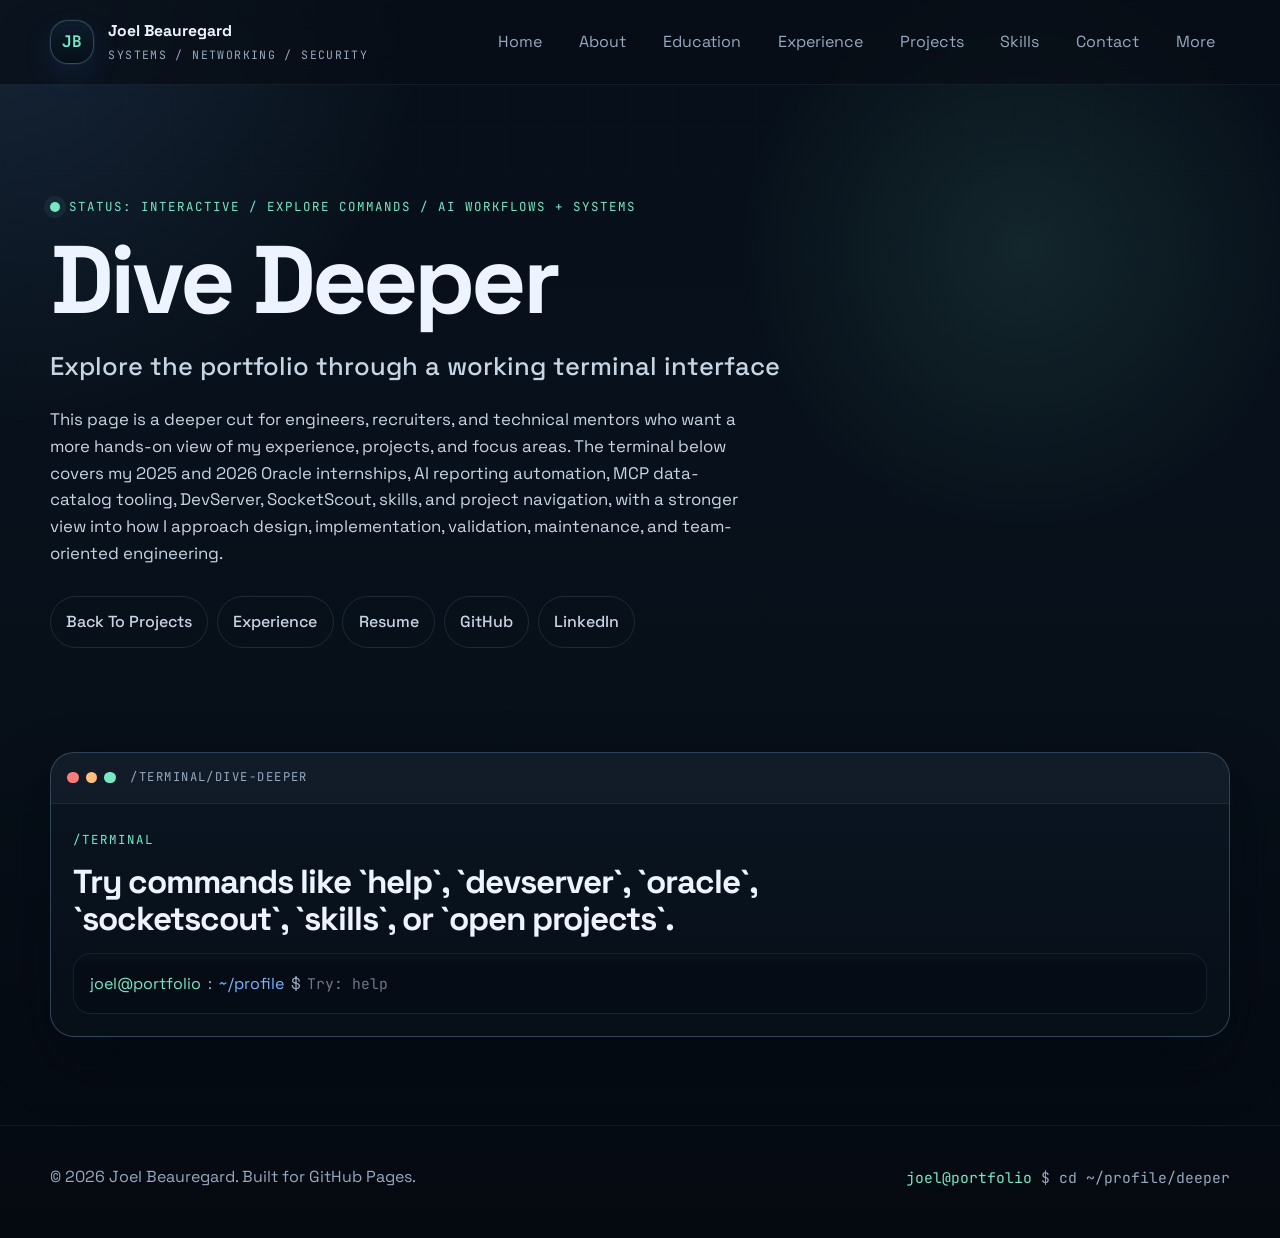
<file: dive-deeper.html>
<!DOCTYPE html>
<html lang="en">
<head>
  <meta charset="UTF-8">
  <meta name="viewport" content="width=device-width, initial-scale=1.0">
  <meta
    name="description"
    content="Dive deeper into Joel Beauregard's portfolio through an interactive terminal experience covering AI workflow automation, systems, networking, cloud infrastructure, and practical software engineering."
  >
  <title>Joel Beauregard | Dive Deeper</title>
  <link rel="preconnect" href="https://fonts.googleapis.com">
  <link rel="preconnect" href="https://fonts.gstatic.com" crossorigin>
  <link
    href="https://fonts.googleapis.com/css2?family=Space+Grotesk:wght@400;500;700&family=JetBrains+Mono:wght@400;500;700&display=swap"
    rel="stylesheet"
  >
  <link rel="stylesheet" href="styles.css?v=20260820a">
</head>
<body>
  <div class="page-shell">
    <header class="site-header" id="top">
      <nav class="nav container" aria-label="Primary">
        <a class="brand" href="index.html" aria-label="Joel Beauregard home">
          <span class="brand-mark">JB</span>
          <span class="brand-text">
            <strong>Joel Beauregard</strong>
            <span>systems / networking / security</span>
          </span>
        </a>

        <button
          class="nav-toggle"
          type="button"
          aria-expanded="false"
          aria-controls="nav-menu"
          aria-label="Toggle navigation"
        >
          <span></span>
          <span></span>
          <span></span>
        </button>

        <div class="nav-menu" id="nav-menu">
          <a href="index.html">Home</a>
          <a href="index.html#about">About</a>
          <a href="index.html#education">Education</a>
          <a href="index.html#experience">Experience</a>
          <a href="index.html#projects">Projects</a>
          <a href="index.html#skills">Skills</a>
          <a href="index.html#contact">Contact</a>
          <details class="nav-dropdown">
            <summary>More</summary>
            <div class="nav-dropdown-menu">
              <a href="projects/devserver/">DevServer</a>
              <a class="active" href="dive-deeper.html">Dive Deeper</a>
            </div>
          </details>
        </div>
      </nav>
    </header>

    <main>
      <section class="hero section" aria-labelledby="dive-title">
        <div class="container dive-layout">
          <div class="hero-copy dive-copy">
            <p class="section-kicker">
              <span class="status-dot"></span>
              status: interactive / explore commands / ai workflows + systems
            </p>
            <h1 id="dive-title">Dive Deeper</h1>
            <p class="hero-headline">
              Explore the portfolio through a working terminal interface
            </p>
            <p class="hero-summary">
              This page is a deeper cut for engineers, recruiters, and technical mentors who want a more hands-on view of my experience, projects, and focus areas. The terminal below covers my 2025 and 2026 Oracle internships, AI reporting automation, MCP data-catalog tooling, DevServer, SocketScout, skills, and project navigation, with a stronger view into how I approach design, implementation, validation, maintenance, and team-oriented engineering.
            </p>

            <div class="hero-cta">
              <a class="button button-primary" href="index.html#projects">Back To Projects</a>
              <a class="button button-secondary" href="index.html#experience">Experience</a>
              <a class="button button-secondary" href="assets/resume.pdf">Resume</a>
              <a class="button button-ghost" href="https://github.com/JoelBeau" target="_blank" rel="noreferrer">GitHub</a>
              <a class="button button-ghost" href="https://www.linkedin.com/in/joel-beauregard-b74b54315" target="_blank" rel="noreferrer">LinkedIn</a>
            </div>
          </div>
        </div>
      </section>

      <section class="section dive-terminal-section" aria-labelledby="dive-terminal-title">
        <div class="container">
          <aside class="terminal-panel dive-terminal-panel" aria-label="Interactive portfolio terminal">
            <div class="panel-header">
              <span class="panel-dot panel-dot-red"></span>
              <span class="panel-dot panel-dot-amber"></span>
              <span class="panel-dot panel-dot-green"></span>
              <span class="panel-title">/terminal/dive-deeper</span>
            </div>
            <div class="panel-body">
              <div class="dive-terminal-heading">
                <p class="section-label">/terminal</p>
                <h2 id="dive-terminal-title">Try commands like `help`, `devserver`, `oracle`, `socketscout`, `skills`, or `open projects`.</h2>
              </div>
              <div
                class="terminal-shell"
                id="terminal-shell"
                role="application"
                aria-label="Interactive portfolio terminal"
              >
                <form class="terminal-form" id="terminal-form" autocomplete="off">
                  <label class="terminal-input-row" for="terminal-input">
                    <span class="prompt-user">joel@portfolio</span>
                    <span class="prompt-divider">:</span>
                    <span class="prompt-path">~/profile</span>
                    <span class="prompt-symbol">$</span>
                    <input
                      class="terminal-input"
                      id="terminal-input"
                      name="command"
                      type="text"
                      spellcheck="false"
                      autocapitalize="off"
                      autocomplete="off"
                      aria-label="Type a terminal command"
                      placeholder="Try: help"
                    >
                  </label>
                </form>

                <div class="terminal-output" id="terminal-output" aria-live="polite"></div>
              </div>
            </div>
          </aside>
        </div>
      </section>
    </main>

    <footer class="site-footer">
      <div class="container footer-content">
        <p>&copy; <span id="year"></span> Joel Beauregard. Built for GitHub Pages.</p>
        <p class="footer-accent">
          <span class="prompt-user">joel@portfolio</span>
          <span class="prompt-symbol">$</span>
          <span>cd ~/profile/deeper</span>
        </p>
      </div>
    </footer>
  </div>

  <script src="script.js?v=20260820a"></script>
</body>
</html>
</file>
<file: styles.css>
:root {
  --bg: #08111b;
  --bg-elevated: rgba(9, 19, 31, 0.88);
  --bg-soft: rgba(13, 27, 41, 0.74);
  --surface: rgba(15, 28, 43, 0.88);
  --surface-strong: rgba(18, 34, 52, 0.98);
  --border: rgba(117, 151, 181, 0.2);
  --border-strong: rgba(139, 182, 221, 0.3);
  --text: #eef4ff;
  --text-muted: #96a9bf;
  --text-soft: #c7d4e3;
  --accent: #78e7c3;
  --accent-strong: #7db4ff;
  --accent-warm: #ffbe7a;
  --danger: #ff7b7b;
  --shadow: 0 24px 60px rgba(2, 7, 16, 0.45);
  --glow: 0 0 0 1px rgba(120, 231, 195, 0.06), 0 12px 30px rgba(64, 128, 255, 0.12);
  --radius: 22px;
  --radius-sm: 14px;
  --container: 1180px;
  --header-height: 84px;
  --transition: 180ms ease;
}

*,
*::before,
*::after {
  box-sizing: border-box;
}

html {
  scroll-behavior: smooth;
}

section[id] {
  scroll-margin-top: calc(var(--header-height) + 1.5rem);
}

body {
  margin: 0;
  min-width: 320px;
  font-family: "Space Grotesk", sans-serif;
  color: var(--text);
  background:
    radial-gradient(circle at top left, rgba(125, 180, 255, 0.13), transparent 24%),
    radial-gradient(circle at 80% 20%, rgba(120, 231, 195, 0.1), transparent 20%),
    linear-gradient(180deg, #07101a 0%, #08111b 42%, #050a11 100%);
  line-height: 1.6;
}

body::before {
  content: "";
  position: fixed;
  inset: 0;
  pointer-events: none;
  background:
    linear-gradient(rgba(255, 255, 255, 0.018) 1px, transparent 1px),
    linear-gradient(90deg, rgba(255, 255, 255, 0.018) 1px, transparent 1px);
  background-size: 42px 42px;
  mask-image: linear-gradient(180deg, rgba(255, 255, 255, 0.38), transparent 92%);
  z-index: -2;
}

body::after {
  content: "";
  position: fixed;
  inset: 0;
  pointer-events: none;
  background-image: radial-gradient(rgba(255, 255, 255, 0.045) 0.6px, transparent 0.6px);
  background-size: 10px 10px;
  opacity: 0.13;
  z-index: -1;
}

a {
  color: inherit;
  text-decoration: none;
}

img {
  max-width: 100%;
  display: block;
}

button,
a {
  -webkit-tap-highlight-color: transparent;
}

button,
input,
textarea,
select {
  font: inherit;
}

:focus-visible {
  outline: 2px solid var(--accent);
  outline-offset: 3px;
}

.page-shell {
  position: relative;
}

.container {
  width: min(calc(100% - 2rem), var(--container));
  margin: 0 auto;
}

.section {
  padding: 5.5rem 0;
  position: relative;
}

.section-heading {
  max-width: 780px;
  margin-bottom: 2rem;
}

.section-label,
.section-kicker,
.card-label,
.mini-label,
.project-tag,
.project-path,
.metric-label,
.panel-title,
.footer-accent,
.timeline-badge,
.role-org,
.brand-text span {
  font-family: "JetBrains Mono", monospace;
}

.section-label,
.section-kicker {
  display: inline-flex;
  align-items: center;
  gap: 0.55rem;
  margin: 0 0 0.8rem;
  font-size: 0.78rem;
  text-transform: uppercase;
  letter-spacing: 0.16em;
  color: var(--accent);
  white-space: nowrap;
}

.section-heading h2,
.hero h1 {
  margin: 0;
  line-height: 1.05;
  letter-spacing: -0.04em;
}

.hero h1 {
  font-size: clamp(3rem, 8vw, 6rem);
}

.section-heading h2 {
  font-size: clamp(2rem, 4vw, 3.4rem);
  margin-bottom: 0.9rem;
}

.section-heading p,
.hero-summary,
.surface-card p,
.project-card p,
.contact-card span,
.experience-feature p,
.education-card p {
  color: var(--text-soft);
}

.experience-period-label {
  margin: 1.75rem 0 0.75rem;
  padding-top: 1.25rem;
  border-top: 1px solid var(--border);
  font-family: "JetBrains Mono", monospace;
  color: var(--accent) !important;
  font-size: 0.82rem;
  font-weight: 700;
  letter-spacing: 0.08em;
  text-transform: uppercase;
}

.site-header {
  position: sticky;
  top: 0;
  z-index: 30;
  backdrop-filter: blur(16px);
  background: rgba(7, 13, 21, 0.72);
  border-bottom: 1px solid rgba(117, 151, 181, 0.12);
}

.nav {
  min-height: var(--header-height);
  display: flex;
  align-items: center;
  justify-content: space-between;
  gap: 1rem;
}

.brand {
  display: inline-flex;
  align-items: center;
  gap: 0.9rem;
}

.brand-mark {
  width: 2.75rem;
  height: 2.75rem;
  display: grid;
  place-items: center;
  border-radius: 18px;
  border: 1px solid var(--border-strong);
  background: linear-gradient(180deg, rgba(14, 30, 46, 0.95), rgba(7, 15, 24, 0.88));
  box-shadow: var(--glow);
  font-family: "JetBrains Mono", monospace;
  font-weight: 700;
  color: var(--accent);
}

.brand-text {
  display: grid;
  gap: 0.1rem;
}

.brand-text strong {
  font-size: 0.98rem;
}

.brand-text span {
  color: var(--text-muted);
  font-size: 0.72rem;
  letter-spacing: 0.12em;
  text-transform: uppercase;
}

.nav-menu {
  display: flex;
  align-items: center;
  gap: 0.4rem;
}

.nav-menu a {
  padding: 0.75rem 0.95rem;
  border-radius: 999px;
  color: var(--text-muted);
  transition: color var(--transition), background var(--transition), transform var(--transition);
}

.nav-menu a:hover,
.nav-menu a.active,
.nav-dropdown summary:hover,
.nav-dropdown.has-active summary {
  color: var(--text);
  background: rgba(120, 231, 195, 0.08);
}

.nav-dropdown {
  position: relative;
}

.nav-dropdown summary {
  list-style: none;
  padding: 0.75rem 0.95rem;
  border-radius: 999px;
  color: var(--text-muted);
  cursor: pointer;
  transition: color var(--transition), background var(--transition), transform var(--transition);
}

.nav-dropdown summary::-webkit-details-marker {
  display: none;
}

.nav-dropdown-menu {
  position: absolute;
  top: calc(100% + 0.55rem);
  right: 0;
  min-width: 12rem;
  padding: 0.45rem;
  display: grid;
  gap: 0.2rem;
  background: rgba(9, 17, 27, 0.98);
  border: 1px solid rgba(117, 151, 181, 0.16);
  border-radius: 18px;
  box-shadow: var(--shadow);
}

.nav-dropdown:not([open]) .nav-dropdown-menu {
  display: none;
}

.nav-dropdown-menu a {
  border-radius: 14px;
}

.nav-toggle {
  display: none;
  border: 0;
  padding: 0;
  background: transparent;
  cursor: pointer;
}

.nav-toggle span {
  display: block;
  width: 1.45rem;
  height: 2px;
  margin: 0.28rem 0;
  border-radius: 999px;
  background: var(--text);
}

.hero {
  padding-top: calc(6rem + 1vw);
}

.hero-grid,
.about-grid,
.contact-grid {
  display: grid;
  gap: 1.5rem;
}

.hero-grid {
  grid-template-columns: 1.15fr 0.85fr;
  align-items: center;
}

.hero-grid-home {
  grid-template-columns: minmax(0, 1.38fr) minmax(320px, 0.82fr);
}

.dive-layout {
  display: grid;
  gap: 1.5rem;
}

.hero-copy {
  position: relative;
}

.status-dot {
  width: 0.62rem;
  height: 0.62rem;
  border-radius: 50%;
  background: var(--accent);
  box-shadow: 0 0 0 6px rgba(120, 231, 195, 0.08);
}

.hero-headline {
  max-width: 50ch;
  margin: 1rem 0 1.15rem;
  font-size: clamp(1.1rem, 2vw, 1.65rem);
  font-weight: 500;
  color: var(--text-soft);
  text-wrap: balance;
}

.hero-summary {
  max-width: 64ch;
  font-size: 1.05rem;
}

.hero-cta {
  display: flex;
  flex-wrap: nowrap;
  gap: 0.55rem;
  margin-top: 1.8rem;
}

.button {
  display: inline-flex;
  align-items: center;
  justify-content: center;
  min-height: 3rem;
  padding: 0.76rem 0.95rem;
  border-radius: 999px;
  border: 1px solid rgba(117, 151, 181, 0.2);
  background: rgba(117, 151, 181, 0.08);
  color: var(--text-soft);
  font-weight: 500;
  white-space: nowrap;
  transition: transform var(--transition), background var(--transition), border-color var(--transition), box-shadow var(--transition);
}

.button:hover {
  transform: translateY(-2px);
  background: linear-gradient(135deg, rgba(120, 231, 195, 0.24), rgba(125, 180, 255, 0.22));
  border-color: rgba(120, 231, 195, 0.3);
  box-shadow: var(--glow);
  color: var(--text);
}

.button-primary {
  background: transparent;
  border-color: rgba(117, 151, 181, 0.2);
}

.button-secondary {
  background: transparent;
  border-color: rgba(117, 151, 181, 0.2);
}

.button-ghost {
  background: transparent;
  border-color: rgba(117, 151, 181, 0.2);
  color: var(--text-soft);
}

.hero-metrics {
  display: grid;
  grid-template-columns: repeat(3, minmax(0, 1fr));
  gap: 0.95rem;
  margin: 2rem 0 0;
  padding: 0;
  list-style: none;
}

.hero-metrics li,
.surface-card,
.project-card,
.contact-card {
  background: linear-gradient(180deg, rgba(15, 28, 43, 0.88), rgba(9, 18, 29, 0.92));
  border: 1px solid var(--border);
  border-radius: var(--radius);
  box-shadow: var(--shadow);
}

.hero-metrics li {
  padding: 1rem 1.1rem;
}

.metric-label,
.mini-label,
.card-label,
.project-tag,
.project-path,
.timeline-badge span,
.role-org {
  color: var(--text-muted);
  font-size: 0.76rem;
  letter-spacing: 0.1em;
  text-transform: uppercase;
}

.terminal-panel {
  background: linear-gradient(180deg, rgba(10, 22, 35, 0.97), rgba(7, 15, 24, 0.98));
  border: 1px solid var(--border-strong);
  border-radius: 24px;
  box-shadow: var(--shadow);
  overflow: hidden;
}

.panel-header {
  display: flex;
  align-items: center;
  gap: 0.45rem;
  padding: 0.95rem 1rem;
  background: rgba(255, 255, 255, 0.03);
  border-bottom: 1px solid rgba(117, 151, 181, 0.12);
}

.panel-dot {
  width: 0.72rem;
  height: 0.72rem;
  border-radius: 50%;
}

.panel-dot-red {
  background: var(--danger);
}

.panel-dot-amber {
  background: var(--accent-warm);
}

.panel-dot-green {
  background: var(--accent);
}

.panel-title {
  margin-left: 0.45rem;
  color: var(--text-muted);
  font-size: 0.76rem;
  letter-spacing: 0.12em;
  text-transform: uppercase;
}

.panel-body {
  padding: 1.3rem 1.3rem 1.45rem;
}

.hero-panel {
  min-width: 0;
}

.prompt-line,
.typed-line,
.footer-accent {
  margin: 0;
  font-size: 0.92rem;
  line-height: 1.7;
}

.prompt-user {
  color: var(--accent);
}

.prompt-divider,
.prompt-symbol {
  color: var(--text-muted);
}

.prompt-path {
  color: var(--accent-strong);
}

.typed-line {
  color: var(--text-soft);
  min-height: 2rem;
  margin-top: 0.25rem;
}

.cursor {
  display: inline-block;
  width: 0.72ch;
  height: 1.15em;
  margin-left: 0.1rem;
  background: var(--accent);
  vertical-align: -0.15em;
  animation: blink 1s steps(1, end) infinite;
}

.terminal-shell {
  display: flex;
  flex-direction: column;
  padding: 0.2rem 0 0;
  border-radius: 18px;
  border: 1px solid rgba(117, 151, 181, 0.14);
  background:
    linear-gradient(180deg, rgba(255, 255, 255, 0.018), transparent 22%),
    rgba(6, 13, 21, 0.92);
}

.terminal-output {
  order: 1;
  display: block;
  height: auto;
  min-height: 0;
  max-height: 18rem;
  padding: 1rem;
  overflow-y: auto;
  scrollbar-width: thin;
  scrollbar-color: rgba(120, 231, 195, 0.35) transparent;
}

.terminal-output.is-empty {
  display: none;
}

.terminal-response,
.terminal-hint {
  font-family: "JetBrains Mono", monospace;
  font-size: 0.88rem;
  line-height: 1.7;
}

.terminal-entry {
  margin: 0 0 0.35rem;
}

.terminal-line {
  display: flex;
  flex-wrap: wrap;
  align-items: baseline;
  gap: 0.28rem;
  margin: 0;
  font-family: "JetBrains Mono", monospace;
  font-size: 0.92rem;
  line-height: 1.7;
  color: var(--text);
}

.terminal-command {
  color: var(--text);
}

.terminal-listing {
  margin-top: 0.1rem;
}

.terminal-list-grid {
  display: grid;
  grid-template-columns: repeat(auto-fit, minmax(11rem, 1fr));
  gap: 0 1.4rem;
}

.terminal-list-item {
  color: #8158ff;
  font-weight: 600;
}

.terminal-list-item.is-file {
  color: #61ddff;
}

.terminal-response {
  margin: 0 0 0.95rem;
  color: var(--text-soft);
  white-space: pre-wrap;
}

.terminal-response a {
  color: var(--accent);
}

.terminal-hint {
  margin: 0 0 0.95rem;
  color: var(--text-muted);
}

.explore-copy {
  max-width: 900px;
}

.explore-copy h2 {
  margin: 0 0 0.75rem;
  font-size: clamp(1.8rem, 3vw, 2.6rem);
  line-height: 1.08;
  letter-spacing: -0.03em;
}

.explore-copy p {
  max-width: 58ch;
  margin: 0 0 1.2rem;
}

.explore-actions {
  display: flex;
}

.dive-copy {
  max-width: 860px;
}

.dive-terminal-section {
  padding-top: 1rem;
}

.dive-terminal-panel {
  max-width: none;
}

.dive-terminal-panel .panel-body {
  padding: 1.4rem;
}

.dive-terminal-heading {
  max-width: 900px;
  margin-bottom: 1rem;
}

.dive-terminal-heading h2 {
  margin: 0;
  font-size: clamp(1.55rem, 2.6vw, 2.4rem);
  line-height: 1.12;
  letter-spacing: -0.03em;
}

.dive-terminal-panel .terminal-output {
  max-height: 32rem;
}

.terminal-form {
  order: 2;
  padding: 0.85rem 1rem 1rem;
}

.terminal-shell.has-output .terminal-form {
  border-top: 1px solid rgba(117, 151, 181, 0.12);
}

.terminal-input-row {
  display: grid;
  grid-template-columns: auto auto auto auto minmax(0, 1fr);
  align-items: center;
  gap: 0.4rem;
  cursor: text;
}

.terminal-input {
  min-width: 0;
  border: 0;
  padding: 0;
  color: var(--text);
  background: transparent;
  caret-color: var(--accent);
  font-family: "JetBrains Mono", monospace;
  font-size: 0.92rem;
}

.terminal-input::placeholder {
  color: rgba(150, 169, 191, 0.7);
}

.terminal-input:focus {
  outline: none;
}

.status-grid {
  display: grid;
  grid-template-columns: repeat(2, minmax(0, 1fr));
  gap: 0.9rem;
  margin-top: 1.4rem;
}

.status-grid article {
  padding: 0.95rem;
  border: 1px solid rgba(117, 151, 181, 0.14);
  border-radius: 16px;
  background: rgba(255, 255, 255, 0.02);
}

.status-grid strong {
  display: block;
  margin-top: 0.4rem;
  font-size: 0.98rem;
}

.about-grid {
  grid-template-columns: 1.3fr 0.9fr;
}

.surface-card,
.project-card,
.contact-card {
  padding: 1.4rem;
  position: relative;
  overflow: hidden;
}

.surface-card::after,
.project-card::after,
.contact-card::after {
  content: "";
  position: absolute;
  inset: auto 0 0;
  height: 1px;
  background: linear-gradient(90deg, transparent, rgba(120, 231, 195, 0.4), transparent);
}

.focus-list,
.experience-points,
.project-points,
.pill-list {
  margin: 1rem 0 0;
  padding-left: 1.1rem;
}

.focus-list li,
.experience-points li,
.project-points li,
.pill-list li {
  color: var(--text-soft);
  margin-bottom: 0.55rem;
}

.experience-stack,
.project-grid {
  display: grid;
  gap: 1.4rem;
}

.experience-feature .panel-body {
  padding: 1.5rem;
}

.experience-meta {
  display: flex;
  justify-content: space-between;
  gap: 1rem;
  align-items: start;
}

.experience-meta h3,
.project-card h3,
.surface-card h3,
.education-card h3 {
  margin: 0.35rem 0 0.25rem;
  font-size: 1.55rem;
}

.timeline-badge {
  display: inline-grid;
  gap: 0.4rem;
  justify-items: end;
}

.timeline-badge span {
  display: inline-flex;
  align-items: center;
  padding: 0.45rem 0.7rem;
  border: 1px solid rgba(120, 231, 195, 0.18);
  border-radius: 999px;
  background: rgba(120, 231, 195, 0.08);
}

.project-card {
  min-height: 100%;
  display: flex;
  flex-direction: column;
  flex: 0 0 min(38rem, 88vw);
  scroll-snap-align: center;
  transform: scale(0.92);
  opacity: 0.72;
  transition: transform var(--transition), border-color var(--transition), box-shadow var(--transition);
}

.project-card:hover,
.contact-card:hover,
.surface-card:hover {
  transform: translateY(-4px);
  border-color: rgba(120, 231, 195, 0.25);
  box-shadow: 0 18px 45px rgba(2, 7, 16, 0.45);
}

.project-card-featured {
  border-color: rgba(120, 231, 195, 0.28);
  box-shadow: var(--shadow), var(--glow);
}

.project-card.is-active {
  transform: scale(1);
  opacity: 1;
  border-color: rgba(120, 231, 195, 0.28);
  box-shadow: var(--shadow), var(--glow);
}

.project-carousel {
  display: grid;
  grid-template-columns: auto minmax(0, 1fr) auto;
  gap: 1rem;
  align-items: center;
}

.project-track {
  display: flex;
  gap: 1rem;
  overflow-x: auto;
  padding: 1.1rem 0.4rem;
  scroll-snap-type: x mandatory;
  scroll-behavior: smooth;
  scrollbar-width: none;
}

.project-track::-webkit-scrollbar {
  display: none;
}

.project-track::before,
.project-track::after {
  content: "";
  flex: 0 0 max(calc(50% - 19rem), 0px);
}

.project-nav {
  width: 3rem;
  height: 3rem;
  display: inline-flex;
  align-items: center;
  justify-content: center;
  border-radius: 999px;
  border: 1px solid rgba(117, 151, 181, 0.2);
  background: rgba(117, 151, 181, 0.08);
  color: var(--text-soft);
  cursor: pointer;
  transition: transform var(--transition), background var(--transition), border-color var(--transition), opacity var(--transition);
}

.project-nav:hover:not(:disabled) {
  transform: translateY(-2px);
  background: linear-gradient(135deg, rgba(120, 231, 195, 0.24), rgba(125, 180, 255, 0.22));
  border-color: rgba(120, 231, 195, 0.3);
}

.project-nav:disabled {
  opacity: 0.45;
  cursor: default;
}

.project-topline,
.project-links,
.tech-tags,
.contact-grid,
.education-card,
.footer-content {
  display: flex;
  gap: 0.8rem;
}

.project-topline,
.project-links {
  justify-content: space-between;
  align-items: center;
  flex-wrap: wrap;
}

.tech-tags,
.pill-list {
  display: flex;
  flex-wrap: wrap;
  gap: 0.65rem;
  list-style: none;
  padding-left: 0;
}

.tech-tags span,
.pill-list li {
  padding: 0.42rem 0.72rem;
  border-radius: 999px;
  border: 1px solid rgba(117, 151, 181, 0.18);
  background: rgba(117, 151, 181, 0.08);
  color: var(--text-soft);
}

.project-links {
  margin-top: 1.2rem;
  padding-top: 0.4rem;
  margin-top: auto;
}

.project-links a,
.contact-card strong {
  font-weight: 500;
}

.project-links a {
  color: var(--accent);
}

.project-subtitle {
  margin: 0 0 0.8rem;
  font-family: "JetBrains Mono", monospace;
  font-size: 0.82rem;
  letter-spacing: 0.12em;
  text-transform: uppercase;
  color: var(--text-muted);
}

.project-detail-hero {
  display: grid;
  grid-template-columns: minmax(0, 1.15fr) minmax(320px, 0.85fr);
  gap: 1.5rem;
  align-items: center;
}

.detail-grid {
  display: grid;
  grid-template-columns: repeat(2, minmax(0, 1fr));
  gap: 1.4rem;
}

.detail-grid-three {
  grid-template-columns: repeat(3, minmax(0, 1fr));
}

.skills-carousel {
  display: grid;
  grid-template-columns: auto minmax(0, 1fr) auto;
  gap: 1rem;
  align-items: center;
}

.skills-track {
  display: flex;
  gap: 1rem;
  overflow-x: auto;
  padding: 1.1rem 0.4rem;
  scroll-snap-type: x mandatory;
  scroll-behavior: smooth;
  scrollbar-width: none;
}

.skills-track::-webkit-scrollbar {
  display: none;
}

.skills-track::before,
.skills-track::after {
  content: "";
  flex: 0 0 max(calc(50% - 11.5rem), 0px);
}

.skills-card {
  flex: 0 0 min(23rem, 78vw);
  scroll-snap-align: center;
  transform: scale(0.92);
  opacity: 0.72;
  transition: transform var(--transition), opacity var(--transition), border-color var(--transition), box-shadow var(--transition);
}

.skills-card.is-active {
  transform: scale(1);
  opacity: 1;
  border-color: rgba(120, 231, 195, 0.28);
  box-shadow: var(--shadow), var(--glow);
}

.skills-nav {
  width: 3rem;
  height: 3rem;
  display: inline-flex;
  align-items: center;
  justify-content: center;
  border-radius: 999px;
  border: 1px solid rgba(117, 151, 181, 0.2);
  background: rgba(117, 151, 181, 0.08);
  color: var(--text-soft);
  cursor: pointer;
  transition: transform var(--transition), background var(--transition), border-color var(--transition), opacity var(--transition);
}

.skills-nav:hover:not(:disabled) {
  transform: translateY(-2px);
  background: linear-gradient(135deg, rgba(120, 231, 195, 0.24), rgba(125, 180, 255, 0.22));
  border-color: rgba(120, 231, 195, 0.3);
}

.skills-nav:disabled {
  opacity: 0.45;
  cursor: default;
}

.education-card,
.contact-grid {
  align-items: stretch;
}

.education-card {
  justify-content: space-between;
  gap: 1.5rem;
  display: grid;
  grid-template-columns: minmax(260px, 0.9fr) minmax(0, 1.4fr);
}

.education-meta {
  min-width: 0;
  max-width: 42rem;
}

.education-meta p {
  margin: 0.45rem 0;
}

.education-meta span {
  color: var(--text-muted);
}

.education-coursework strong {
  display: inline-block;
  max-width: 38rem;
}

.contact-grid {
  display: grid;
  grid-template-columns: repeat(3, minmax(0, 1fr));
}

.contact-card {
  display: grid;
  gap: 0.4rem;
}

.site-footer {
  padding: 1.4rem 0 2rem;
  border-top: 1px solid rgba(117, 151, 181, 0.12);
}

.footer-content {
  justify-content: space-between;
  align-items: center;
  flex-wrap: wrap;
  color: var(--text-muted);
}

.reveal {
  opacity: 0;
  transform: translateY(22px);
  transition: opacity 650ms ease, transform 650ms ease;
}

.reveal.is-visible {
  opacity: 1;
  transform: translateY(0);
}

@keyframes blink {
  50% {
    opacity: 0;
  }
}

@media (max-width: 1080px) {
  .hero-grid,
  .project-detail-hero,
  .about-grid,
  .detail-grid,
  .contact-grid,
  .education-card {
    grid-template-columns: 1fr;
  }

  .hero-grid-home {
    grid-template-columns: 1fr;
  }

  .project-card-featured,
  .project-card:not(.project-card-featured),
  .project-card-placeholder {
    grid-column: span 12;
  }

  .hero-metrics {
    grid-template-columns: 1fr;
  }
}

@media (max-width: 860px) {
  :root {
    --header-height: 74px;
  }

  .section {
    padding: 4.4rem 0;
  }

  .nav-toggle {
    display: inline-block;
  }

  .nav-menu {
    position: absolute;
    top: calc(100% + 0.75rem);
    right: 1rem;
    width: min(88vw, 320px);
    padding: 0.7rem;
    display: grid;
    gap: 0.2rem;
    background: rgba(9, 17, 27, 0.98);
    border: 1px solid rgba(117, 151, 181, 0.16);
    border-radius: 20px;
    box-shadow: var(--shadow);
    opacity: 0;
    visibility: hidden;
    transform: translateY(-8px);
    transition: opacity var(--transition), visibility var(--transition), transform var(--transition);
  }

  .nav-menu.is-open {
    opacity: 1;
    visibility: visible;
    transform: translateY(0);
  }

  .nav-menu a {
    border-radius: 14px;
  }

  .nav-dropdown {
    width: 100%;
  }

  .nav-dropdown summary {
    border-radius: 14px;
  }

  .nav-dropdown-menu {
    position: static;
    min-width: 0;
    margin-top: 0.35rem;
  }

  .experience-meta {
    flex-direction: column;
  }

  .timeline-badge {
    justify-items: start;
  }

  .status-grid {
    grid-template-columns: 1fr;
  }

  .section-kicker {
    align-items: flex-start;
    white-space: normal;
  }

  .section-kicker .status-dot {
    flex: 0 0 auto;
    margin-top: 0.35rem;
  }

}

@media (max-width: 640px) {
  .container {
    width: min(calc(100% - 1.25rem), var(--container));
  }

  .hero {
    padding-top: 4.3rem;
  }

  .hero-headline {
    max-width: 15ch;
  }

  .hero-cta {
    display: grid;
    grid-template-columns: 1fr 1fr;
    gap: 0.8rem;
  }

  .skills-carousel {
    grid-template-columns: 1fr;
  }

  .project-carousel {
    grid-template-columns: 1fr;
  }

  .skills-nav {
    display: none;
  }

  .project-nav {
    display: none;
  }

  .skills-track {
    padding-inline: 0;
  }

  .project-track {
    padding-inline: 0;
  }

  .skills-card {
    flex-basis: 86vw;
  }

  .project-card {
    flex-basis: 90vw;
  }

  .button {
    width: 100%;
  }

  .project-topline,
  .project-links,
  .footer-content {
    flex-direction: column;
    align-items: flex-start;
  }

  .terminal-output {
    min-height: 11rem;
    max-height: 16rem;
  }

  .terminal-input-row {
    grid-template-columns: auto auto auto auto minmax(0, 1fr);
    gap: 0.3rem;
    font-size: 0.85rem;
  }

  .dive-terminal-panel .terminal-output {
    min-height: 16rem;
    max-height: 24rem;
  }
}

@media (prefers-reduced-motion: reduce) {
  html {
    scroll-behavior: auto;
  }

  *,
  *::before,
  *::after {
    animation-duration: 0.01ms !important;
    animation-iteration-count: 1 !important;
    transition-duration: 0.01ms !important;
    scroll-behavior: auto !important;
  }

  .reveal {
    opacity: 1;
    transform: none;
  }
}
</file>
